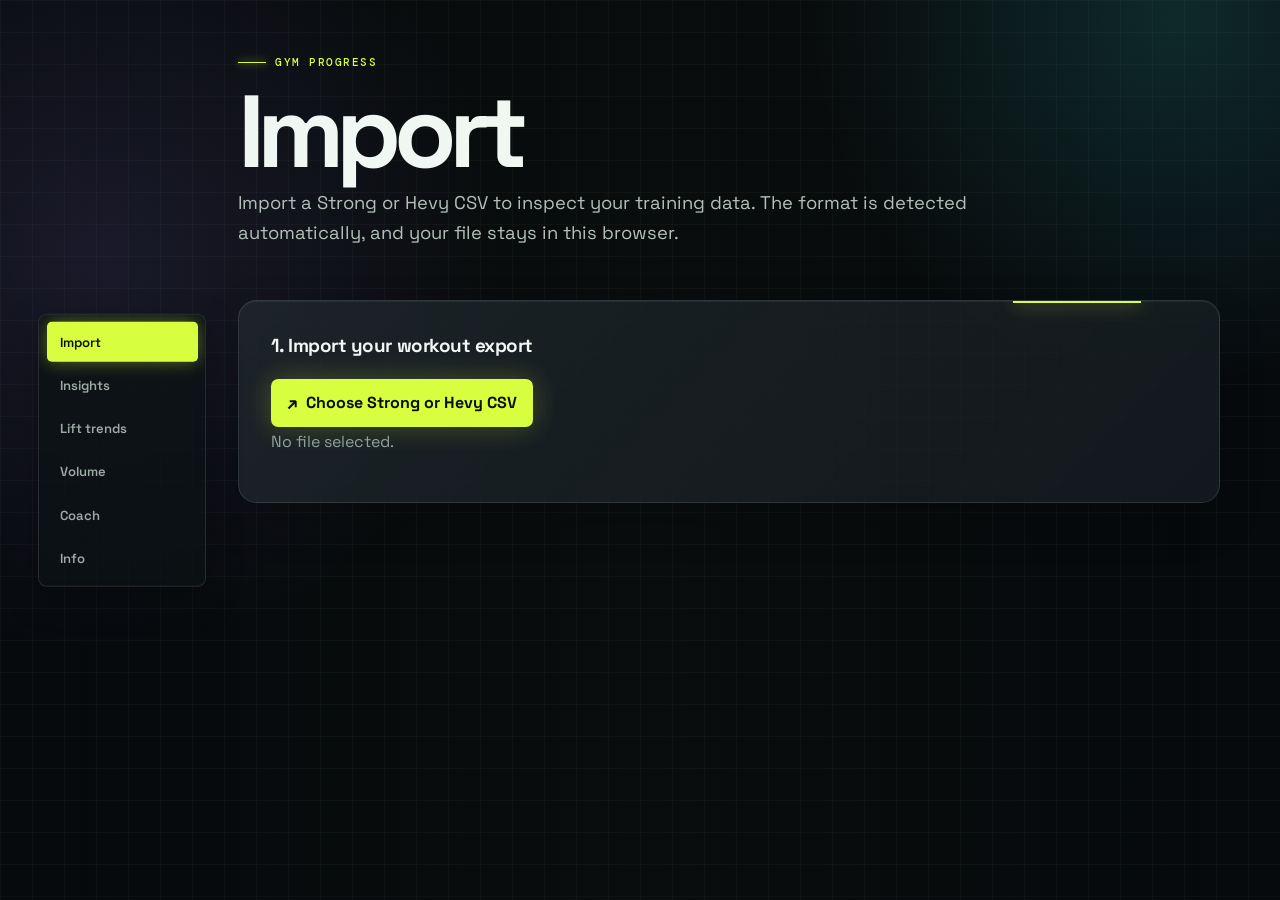
<file: index.html>
<!doctype html>
<html lang="en">
  <head>
    <meta charset="UTF-8" />
    <meta name="viewport" content="width=device-width, initial-scale=1.0" />
    <title>Import · Gym Progress</title>
    <link rel="stylesheet" href="style.css" />
  </head>
  <body>
    <main class="app">
      <header>
        <nav class="site-nav" aria-label="Main navigation">
          <a href="index.html" aria-current="page">Import</a>
          <a href="insights.html">Insights</a>
          <a href="trends.html">Lift trends</a>
          <a href="volume.html">Volume</a>
          <a href="coach.html">Coach</a>
          <a href="info.html">Info</a>
        </nav>
        <p class="eyebrow">Gym Progress</p>
        <h1>Import</h1>
        <p class="intro">Import a Strong or Hevy CSV to inspect your training data. The format is detected automatically, and your file stays in this browser.</p>
      </header>

      <section class="upload-panel" aria-labelledby="upload-title">
        <h2 id="upload-title">1. Import your workout export</h2>
        <label class="file-picker" for="csv-file">
          <span>Choose Strong or Hevy CSV</span>
          <input id="csv-file" type="file" accept=".csv,text/csv" />
        </label>
        <p id="file-status" class="status" aria-live="polite">No file selected.</p>
      </section>

      <section id="results" class="results" hidden aria-live="polite">
        <h2>2. Imported data</h2>
        <div class="summary-grid">
          <article class="metric-card"><span>Logged sets</span><strong id="set-count">0</strong></article>
          <article class="metric-card"><span>Workouts</span><strong id="workout-count">0</strong></article>
          <article class="metric-card"><span>Exercises</span><strong id="exercise-count">0</strong></article>
          <article class="metric-card"><span>Unmapped exercises</span><strong id="unmapped-count">0</strong></article>
        </div>

        <section class="unmapped-panel" aria-labelledby="unmapped-title">
          <h3 id="unmapped-title">Exercises needing a muscle mapping</h3>
          <p id="unmapped-message">All imported exercises have a mapping.</p>
          <ul id="unmapped-list"></ul>
        </section>

        <section class="hard-set-panel" aria-labelledby="hard-set-title">
          <h3 id="hard-set-title">Direct hard sets by muscle group</h3>
          <p>Every logged set counts once for each primary muscle of that exercise. Indirect sets are displayed separately.</p>
          <div id="muscle-set-summary" class="muscle-set-summary"></div>
        </section>

        <section aria-labelledby="weekly-title">
          <h3 id="weekly-title">Recent training weeks</h3>
          <p class="table-note">The most recent 12 weeks in this export, grouped Monday–Sunday. Counts are direct hard sets only.</p>
          <div class="table-wrap">
            <table>
              <thead>
                <tr><th>Week beginning</th><th>Direct hard sets</th><th>Muscle-group breakdown</th></tr>
              </thead>
              <tbody id="weekly-table-body"></tbody>
            </table>
          </div>
        </section>
      </section>
    </main>

    <script src="data.js"></script>
    <script src="exercise-muscles.js"></script>
    <script src="script.js"></script>
  </body>
</html>
</file>
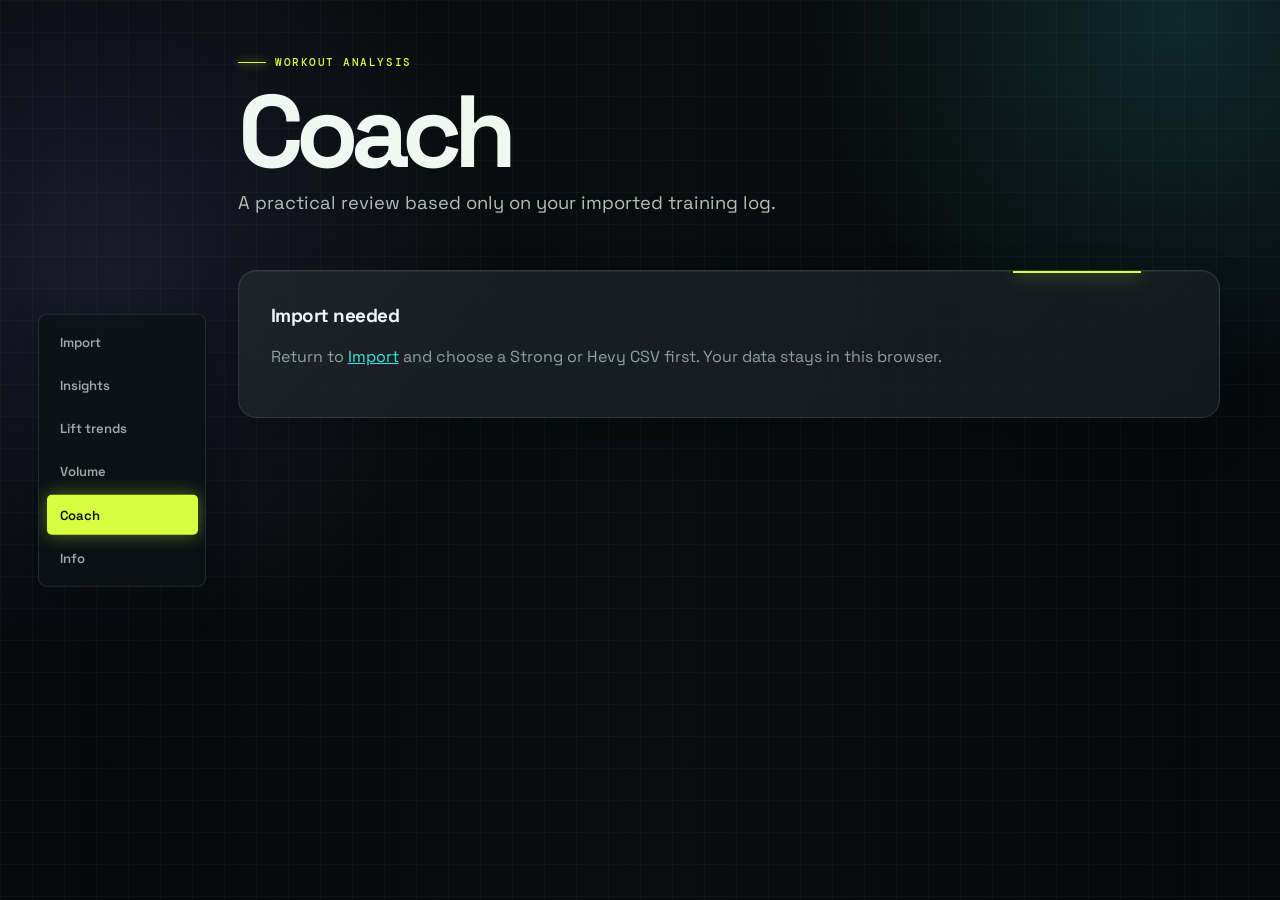
<file: coach.html>
<!doctype html>
<html lang="en">
  <head>
    <meta charset="UTF-8" />
    <meta name="viewport" content="width=device-width, initial-scale=1.0" />
    <title>Coach · Gym Progress</title>
    <link rel="stylesheet" href="style.css" />
  </head>
  <body>
    <main class="app">
      <header>
        <nav class="site-nav" aria-label="Main navigation">
          <a href="index.html">Import</a>
          <a href="insights.html">Insights</a>
          <a href="trends.html">Lift trends</a>
          <a href="volume.html">Volume</a>
          <a href="coach.html" aria-current="page">Coach</a>
          <a href="info.html">Info</a>
        </nav>
        <p class="eyebrow">Workout analysis</p>
        <h1>Coach</h1>
        <p class="intro">A practical review based only on your imported training log.</p>
      </header>

      <section id="coach-no-import" class="upload-panel" hidden>
        <h2>Import needed</h2>
        <p class="status">Return to <a href="index.html">Import</a> and choose a Strong or Hevy CSV first. Your data stays in this browser.</p>
      </section>

      <section id="coach-content" hidden>
        <p id="coach-period" class="coach-period"></p>
        <section class="coach-overall" aria-labelledby="overall-title">
          <h2 id="overall-title">Overall assessment</h2>
          <p id="coach-overall-text"></p>
        </section>

        <section class="coach-section" aria-labelledby="going-well-title">
          <h2 id="going-well-title">What’s going well</h2>
          <div id="coach-positives" class="coach-insights"></div>
        </section>

        <section class="coach-section" aria-labelledby="next-focus-title">
          <h2 id="next-focus-title">Your next focus</h2>
          <div id="coach-opportunities" class="coach-insights"></div>
        </section>

        <section id="coach-limits" class="coach-limits" aria-labelledby="limits-title" hidden>
          <h2 id="limits-title">Data limits</h2>
          <ul id="coach-limits-list"></ul>
        </section>
      </section>
    </main>

    <script src="data.js"></script>
    <script src="coach-rules.js"></script>
    <script src="exercise-muscles.js"></script>
    <script src="coach.js"></script>
  </body>
</html>
</file>
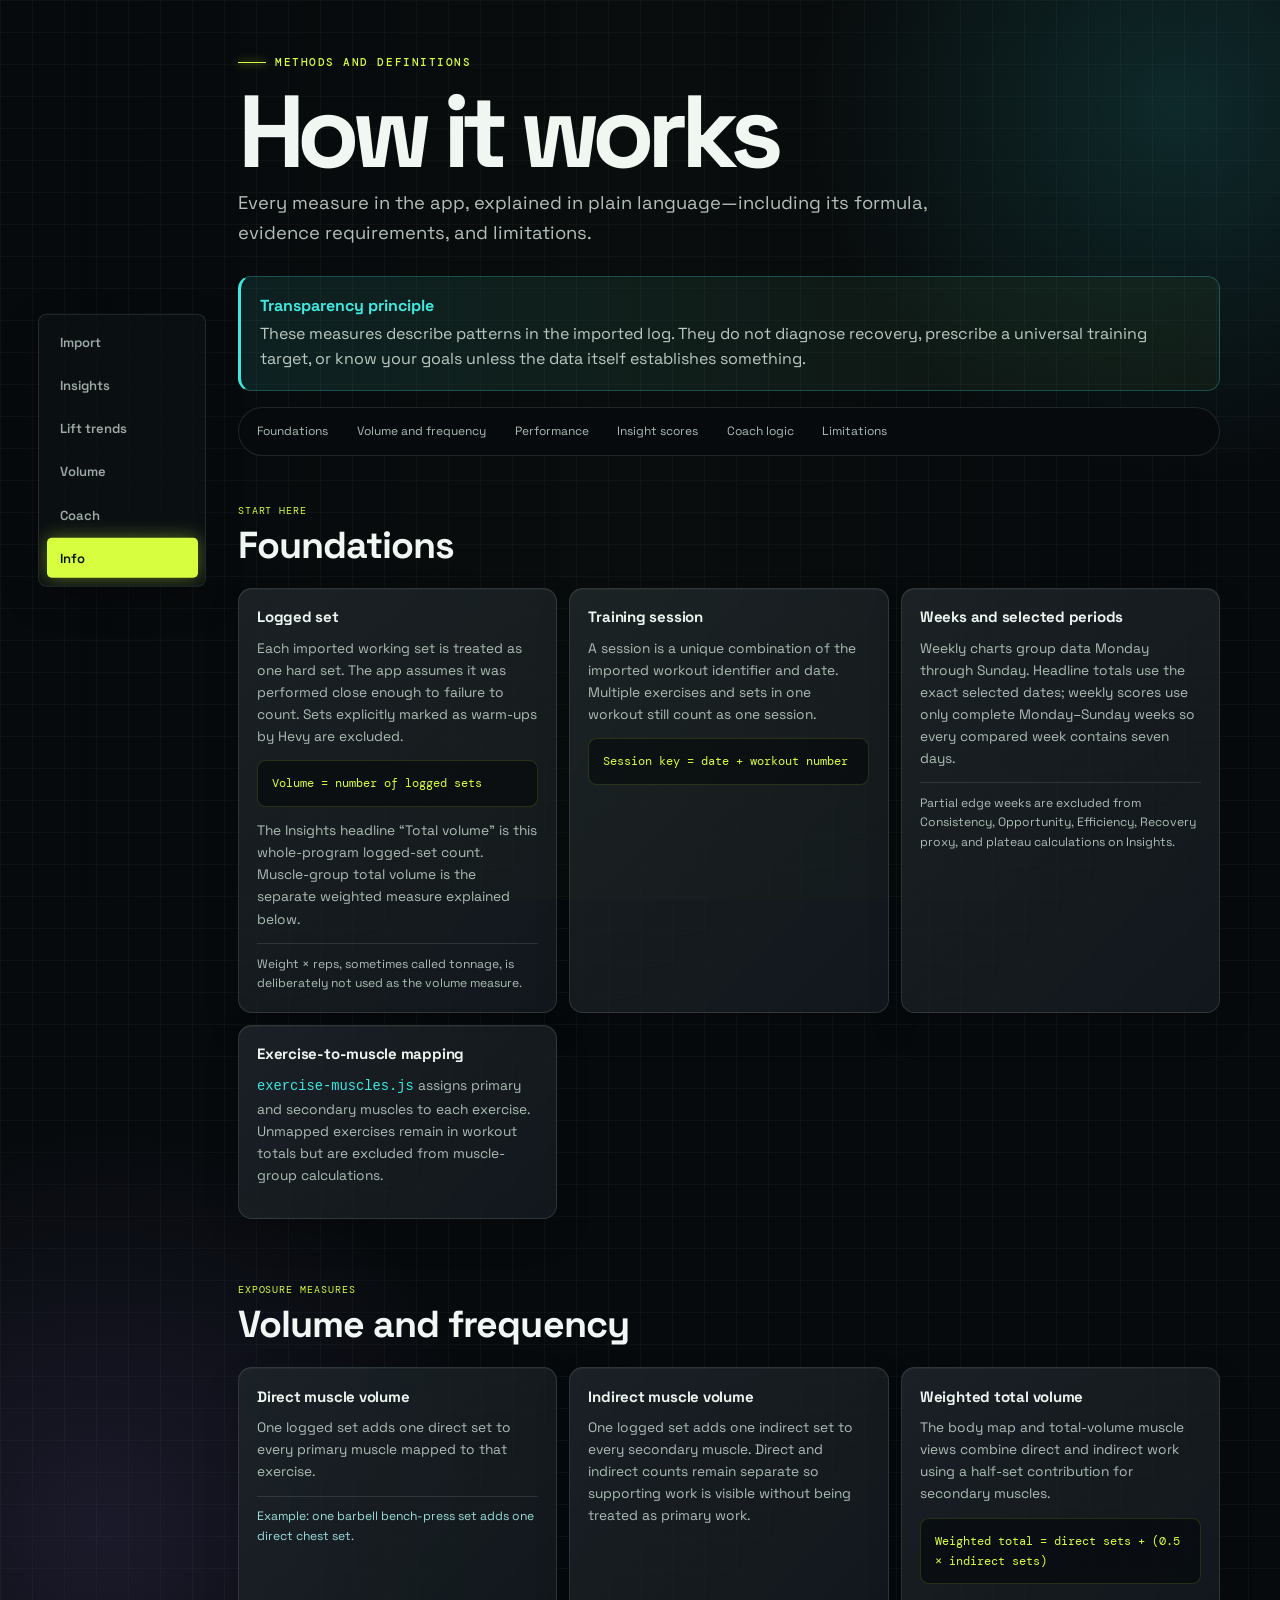
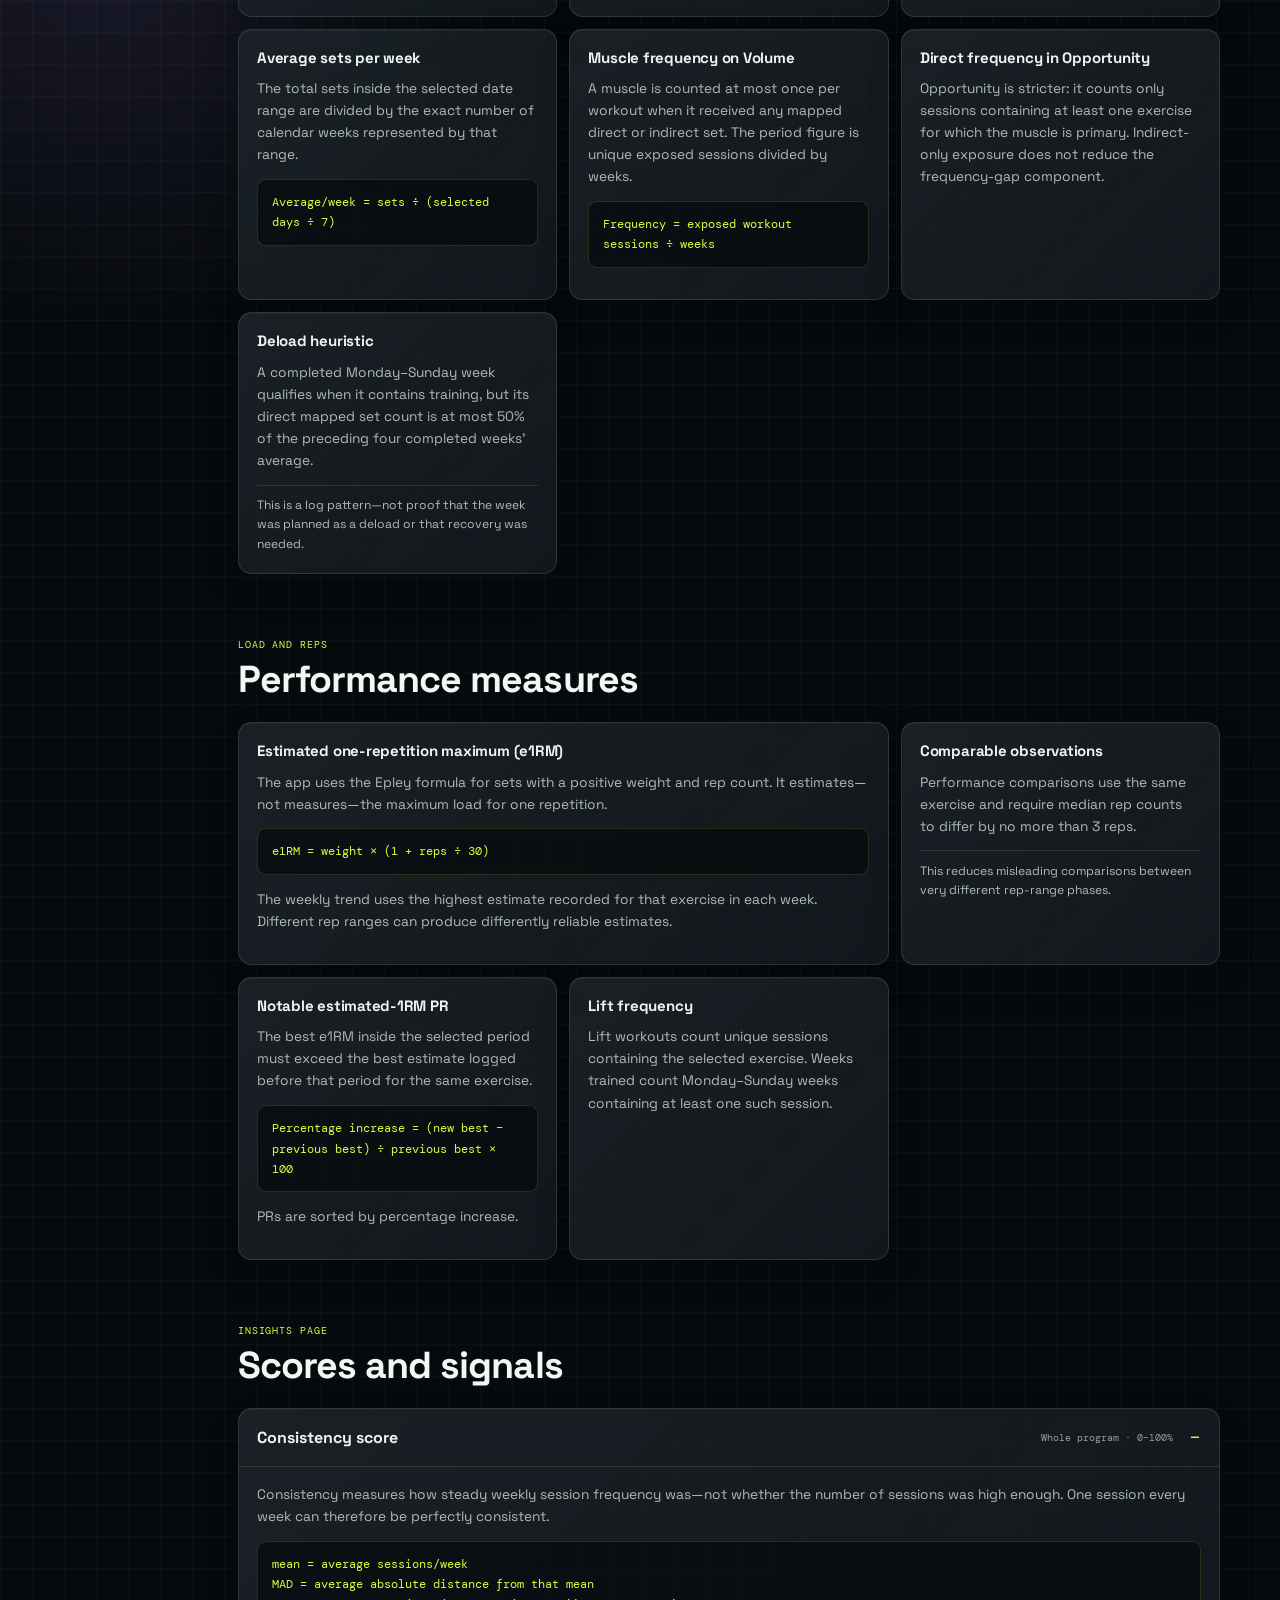
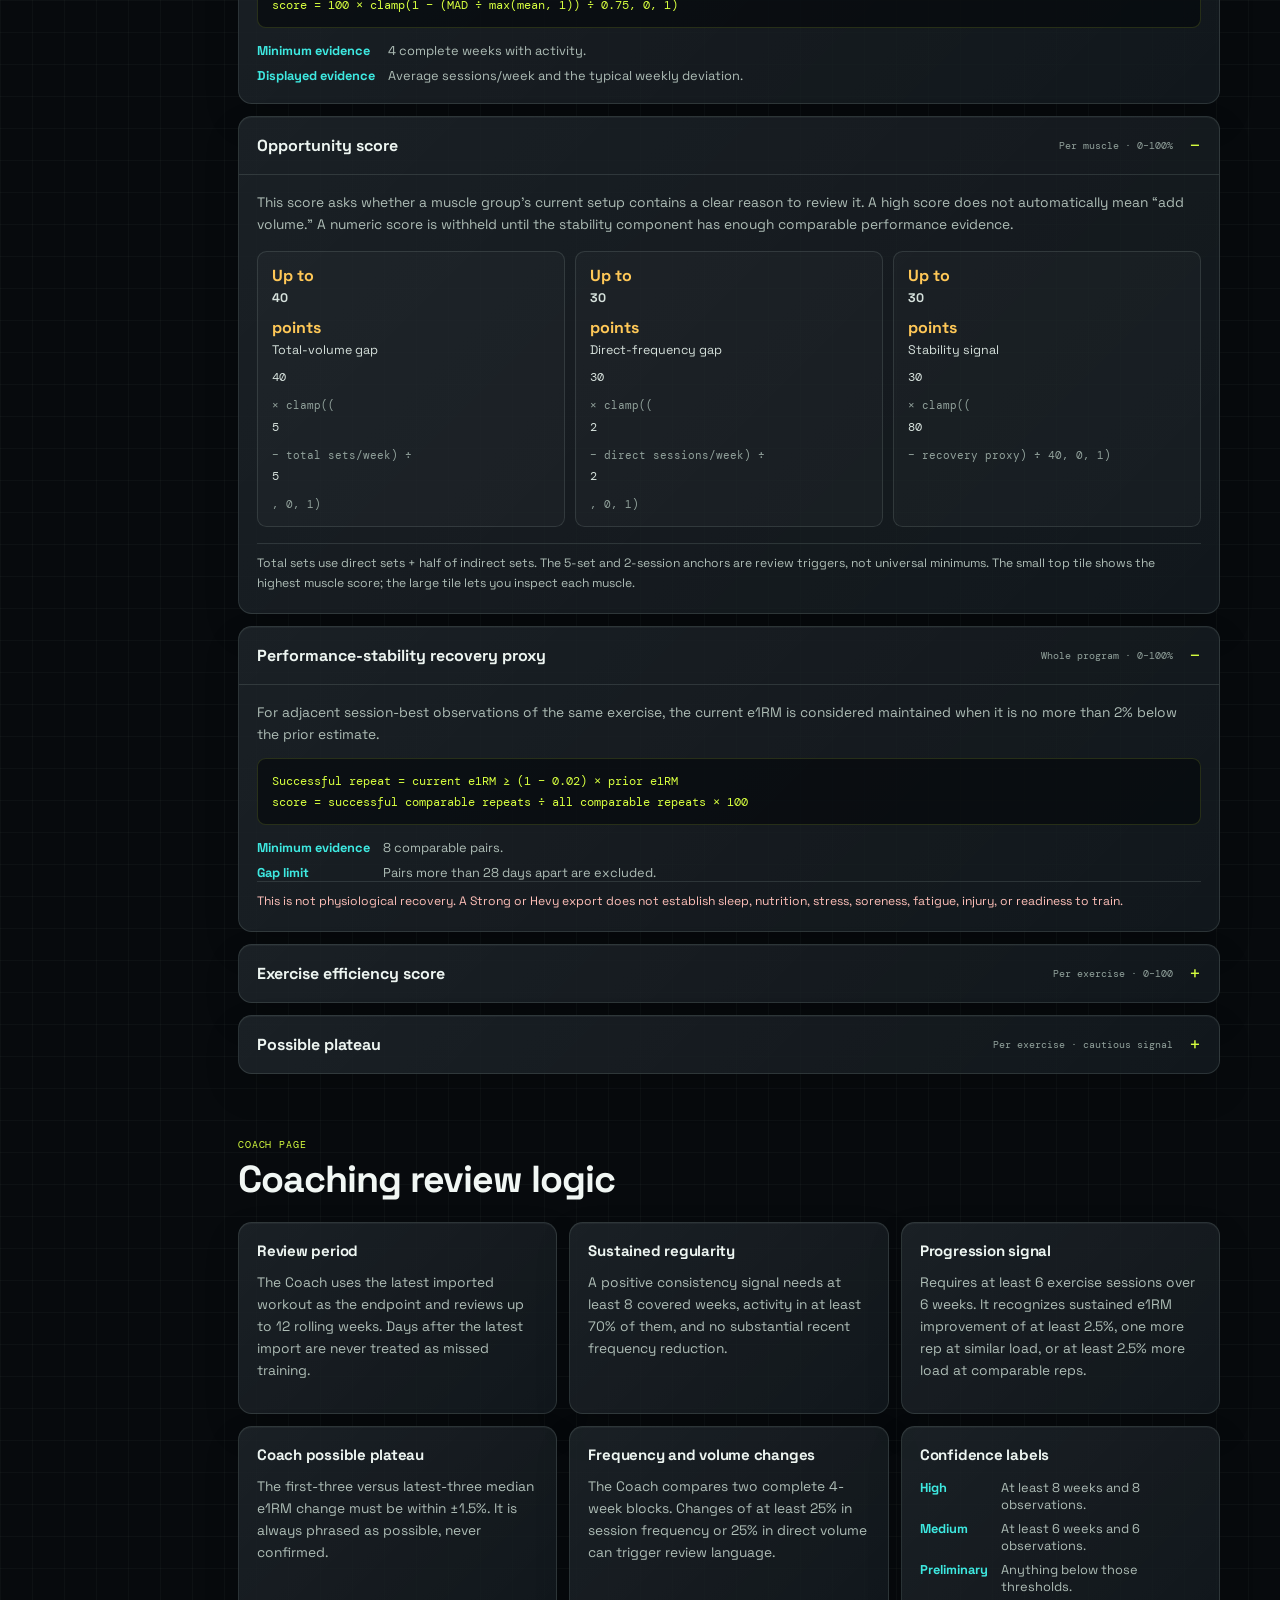
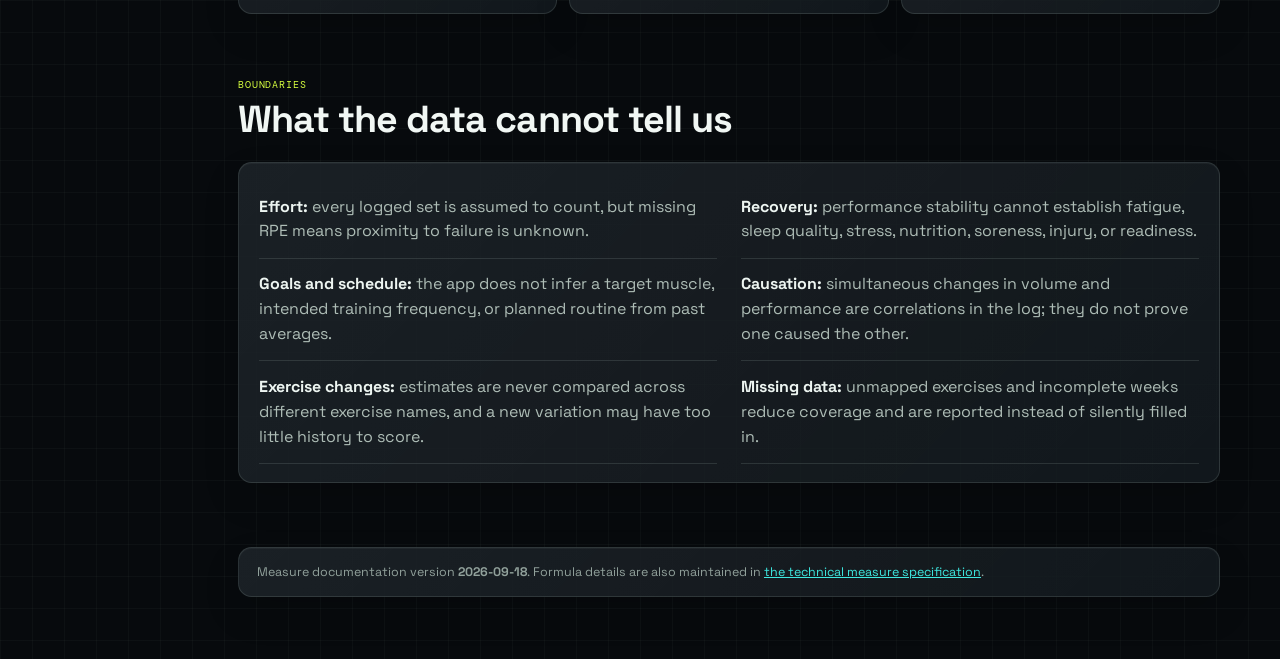
<file: info.html>
<!doctype html>
<html lang="en">
  <head>
    <meta charset="UTF-8" />
    <meta name="viewport" content="width=device-width, initial-scale=1.0" />
    <title>Info · Gym Progress</title>
    <link rel="stylesheet" href="style.css" />
  </head>
  <body>
    <main class="app info-page">
      <header>
        <nav class="site-nav" aria-label="Main navigation">
          <a href="index.html">Import</a>
          <a href="insights.html">Insights</a>
          <a href="trends.html">Lift trends</a>
          <a href="volume.html">Volume</a>
          <a href="coach.html">Coach</a>
          <a href="info.html" aria-current="page">Info</a>
        </nav>
        <p class="eyebrow">Methods and definitions</p>
        <h1>How it works</h1>
        <p class="intro">Every measure in the app, explained in plain language—including its formula, evidence requirements, and limitations.</p>
      </header>

      <aside class="info-notice">
        <strong>Transparency principle</strong>
        <p>These measures describe patterns in the imported log. They do not diagnose recovery, prescribe a universal training target, or know your goals unless the data itself establishes something.</p>
      </aside>

      <nav class="info-toc" aria-label="Information sections">
        <a href="#foundations">Foundations</a>
        <a href="#volume">Volume and frequency</a>
        <a href="#performance">Performance</a>
        <a href="#insight-scores">Insight scores</a>
        <a href="#coach">Coach logic</a>
        <a href="#limitations">Limitations</a>
      </nav>

      <section id="foundations" class="info-section">
        <p class="panel-kicker">Start here</p>
        <h2>Foundations</h2>
        <div class="info-grid">
          <article class="info-card">
            <h3>Logged set</h3>
            <p>Each imported working set is treated as one hard set. The app assumes it was performed close enough to failure to count. Sets explicitly marked as warm-ups by Hevy are excluded.</p>
            <div class="info-formula">Volume = number of logged sets</div>
            <p>The Insights headline “Total volume” is this whole-program logged-set count. Muscle-group total volume is the separate weighted measure explained below.</p>
            <p class="info-limit">Weight × reps, sometimes called tonnage, is deliberately not used as the volume measure.</p>
          </article>
          <article class="info-card">
            <h3>Training session</h3>
            <p>A session is a unique combination of the imported workout identifier and date. Multiple exercises and sets in one workout still count as one session.</p>
            <div class="info-formula">Session key = date + workout number</div>
          </article>
          <article class="info-card">
            <h3>Weeks and selected periods</h3>
            <p>Weekly charts group data Monday through Sunday. Headline totals use the exact selected dates; weekly scores use only complete Monday–Sunday weeks so every compared week contains seven days.</p>
            <p class="info-limit">Partial edge weeks are excluded from Consistency, Opportunity, Efficiency, Recovery proxy, and plateau calculations on Insights.</p>
          </article>
          <article class="info-card">
            <h3>Exercise-to-muscle mapping</h3>
            <p><code>exercise-muscles.js</code> assigns primary and secondary muscles to each exercise. Unmapped exercises remain in workout totals but are excluded from muscle-group calculations.</p>
          </article>
        </div>
      </section>

      <section id="volume" class="info-section">
        <p class="panel-kicker">Exposure measures</p>
        <h2>Volume and frequency</h2>
        <div class="info-grid">
          <article class="info-card">
            <h3>Direct muscle volume</h3>
            <p>One logged set adds one direct set to every primary muscle mapped to that exercise.</p>
            <p class="info-example">Example: one barbell bench-press set adds one direct chest set.</p>
          </article>
          <article class="info-card">
            <h3>Indirect muscle volume</h3>
            <p>One logged set adds one indirect set to every secondary muscle. Direct and indirect counts remain separate so supporting work is visible without being treated as primary work.</p>
          </article>
          <article class="info-card">
            <h3>Weighted total volume</h3>
            <p>The body map and total-volume muscle views combine direct and indirect work using a half-set contribution for secondary muscles.</p>
            <div class="info-formula">Weighted total = direct sets + (0.5 × indirect sets)</div>
          </article>
          <article class="info-card">
            <h3>Average sets per week</h3>
            <p>The total sets inside the selected date range are divided by the exact number of calendar weeks represented by that range.</p>
            <div class="info-formula">Average/week = sets ÷ (selected days ÷ 7)</div>
          </article>
          <article class="info-card">
            <h3>Muscle frequency on Volume</h3>
            <p>A muscle is counted at most once per workout when it received any mapped direct or indirect set. The period figure is unique exposed sessions divided by weeks.</p>
            <div class="info-formula">Frequency = exposed workout sessions ÷ weeks</div>
          </article>
          <article class="info-card">
            <h3>Direct frequency in Opportunity</h3>
            <p>Opportunity is stricter: it counts only sessions containing at least one exercise for which the muscle is primary. Indirect-only exposure does not reduce the frequency-gap component.</p>
          </article>
          <article class="info-card">
            <h3>Deload heuristic</h3>
            <p>A completed Monday–Sunday week qualifies when it contains training, but its direct mapped set count is at most 50% of the preceding four completed weeks’ average.</p>
            <p class="info-limit">This is a log pattern—not proof that the week was planned as a deload or that recovery was needed.</p>
          </article>
        </div>
      </section>

      <section id="performance" class="info-section">
        <p class="panel-kicker">Load and reps</p>
        <h2>Performance measures</h2>
        <div class="info-grid">
          <article class="info-card info-card-wide">
            <h3>Estimated one-repetition maximum (e1RM)</h3>
            <p>The app uses the Epley formula for sets with a positive weight and rep count. It estimates—not measures—the maximum load for one repetition.</p>
            <div class="info-formula">e1RM = weight × (1 + reps ÷ 30)</div>
            <p>The weekly trend uses the highest estimate recorded for that exercise in each week. Different rep ranges can produce differently reliable estimates.</p>
          </article>
          <article class="info-card">
            <h3>Comparable observations</h3>
            <p>Performance comparisons use the same exercise and require median rep counts to differ by no more than <span data-info-rule="comparableReps"></span> reps.</p>
            <p class="info-limit">This reduces misleading comparisons between very different rep-range phases.</p>
          </article>
          <article class="info-card">
            <h3>Notable estimated-1RM PR</h3>
            <p>The best e1RM inside the selected period must exceed the best estimate logged before that period for the same exercise.</p>
            <div class="info-formula">Percentage increase = (new best − previous best) ÷ previous best × 100</div>
            <p>PRs are sorted by percentage increase.</p>
          </article>
          <article class="info-card">
            <h3>Lift frequency</h3>
            <p>Lift workouts count unique sessions containing the selected exercise. Weeks trained count Monday–Sunday weeks containing at least one such session.</p>
          </article>
        </div>
      </section>

      <section id="insight-scores" class="info-section">
        <p class="panel-kicker">Insights page</p>
        <h2>Scores and signals</h2>

        <details class="info-measure" open>
          <summary><span>Consistency score</span><small>Whole program · 0–100%</small></summary>
          <div class="info-measure-content">
            <p>Consistency measures how steady weekly session frequency was—not whether the number of sessions was high enough. One session every week can therefore be perfectly consistent.</p>
            <div class="info-formula">mean = average sessions/week<br />MAD = average absolute distance from that mean<br />score = 100 × clamp(1 − (MAD ÷ max(mean, 1)) ÷ <span data-info-rule="consistencyScale"></span>, 0, 1)</div>
            <dl><dt>Minimum evidence</dt><dd><span data-info-rule="consistencyWeeks"></span> complete weeks with activity.</dd><dt>Displayed evidence</dt><dd>Average sessions/week and the typical weekly deviation.</dd></dl>
          </div>
        </details>

        <details class="info-measure" open>
          <summary><span>Opportunity score</span><small>Per muscle · 0–100%</small></summary>
          <div class="info-measure-content">
            <p>This score asks whether a muscle group’s current setup contains a clear reason to review it. A high score does not automatically mean “add volume.” A numeric score is withheld until the stability component has enough comparable performance evidence.</p>
            <div class="info-score-parts">
              <article><strong>Up to <span data-info-rule="volumePoints"></span> points</strong><span>Total-volume gap</span><code><span data-info-rule="volumePoints"></span> × clamp((<span data-info-rule="volumeAnchor"></span> − total sets/week) ÷ <span data-info-rule="volumeAnchor"></span>, 0, 1)</code></article>
              <article><strong>Up to <span data-info-rule="frequencyPoints"></span> points</strong><span>Direct-frequency gap</span><code><span data-info-rule="frequencyPoints"></span> × clamp((<span data-info-rule="frequencyAnchor"></span> − direct sessions/week) ÷ <span data-info-rule="frequencyAnchor"></span>, 0, 1)</code></article>
              <article><strong>Up to <span data-info-rule="stabilityPoints"></span> points</strong><span>Stability signal</span><code><span data-info-rule="stabilityPoints"></span> × clamp((<span data-info-rule="stabilityAnchor"></span> − recovery proxy) ÷ 40, 0, 1)</code></article>
            </div>
            <p class="info-limit">Total sets use direct sets + half of indirect sets. The <span data-info-rule="volumeAnchor"></span>-set and <span data-info-rule="frequencyAnchor"></span>-session anchors are review triggers, not universal minimums. The small top tile shows the highest muscle score; the large tile lets you inspect each muscle.</p>
          </div>
        </details>

        <details class="info-measure" open>
          <summary><span>Performance-stability recovery proxy</span><small>Whole program · 0–100%</small></summary>
          <div class="info-measure-content">
            <p>For adjacent session-best observations of the same exercise, the current e1RM is considered maintained when it is no more than <span data-info-rule="recoveryTolerance"></span>% below the prior estimate.</p>
            <div class="info-formula">Successful repeat = current e1RM ≥ (1 − <span data-info-rule="recoveryToleranceDecimal"></span>) × prior e1RM<br />score = successful comparable repeats ÷ all comparable repeats × 100</div>
            <dl><dt>Minimum evidence</dt><dd><span data-info-rule="recoveryPairs"></span> comparable pairs.</dd><dt>Gap limit</dt><dd>Pairs more than <span data-info-rule="recoveryGap"></span> days apart are excluded.</dd></dl>
            <p class="info-warning">This is not physiological recovery. A Strong or Hevy export does not establish sleep, nutrition, stress, soreness, fatigue, injury, or readiness to train.</p>
          </div>
        </details>

        <details class="info-measure">
          <summary><span>Exercise efficiency score</span><small>Per exercise · 0–100</small></summary>
          <div class="info-measure-content">
            <p>Efficiency describes the observed performance change relative to the amount of that exercise logged. It is not a measure of effort, genetics, or overall program quality.</p>
            <div class="info-formula">change% = first-three median e1RM → last-three median e1RM<br />progress rate = 4 × change% ÷ (complete weeks × max(sets/week, <span data-info-rule="efficiencyFloor"></span>))<br />score = clamp(<span data-info-rule="efficiencyNeutral"></span> + <span data-info-rule="efficiencyScale"></span> × progress rate, 0, 100)</div>
            <dl><dt>Minimum evidence</dt><dd><span data-info-rule="performanceSessions"></span> sessions across <span data-info-rule="performanceWeeks"></span> weeks at a comparable rep range.</dd><dt>Meaning of 50</dt><dd>Little net observed change; it is not a pass/fail mark.</dd></dl>
          </div>
        </details>

        <details class="info-measure">
          <summary><span>Possible plateau</span><small>Per exercise · cautious signal</small></summary>
          <div class="info-measure-content">
            <p>The median e1RM of the first three comparable sessions is compared with the latest three. A possible plateau requires that start-to-latest change and a robust whole-period trend both stay within ±<span data-info-rule="plateauTolerance"></span>%.</p>
            <p>A gap longer than <span data-info-rule="recoveryGap"></span> days or a set-count change of at least <span data-info-rule="plateauDowngrade"></span>% downgrades the signal to “Watch.” Sparse history and rep-range changes are not classified as plateaus.</p>
          </div>
        </details>
      </section>

      <section id="coach" class="info-section">
        <p class="panel-kicker">Coach page</p>
        <h2>Coaching review logic</h2>
        <div class="info-grid">
          <article class="info-card">
            <h3>Review period</h3>
            <p>The Coach uses the latest imported workout as the endpoint and reviews up to <span data-info-rule="coachWeeks"></span> rolling weeks. Days after the latest import are never treated as missed training.</p>
          </article>
          <article class="info-card">
            <h3>Sustained regularity</h3>
            <p>A positive consistency signal needs at least <span data-info-rule="regularityWeeks"></span> covered weeks, activity in at least <span data-info-rule="activeWeekShare"></span>% of them, and no substantial recent frequency reduction.</p>
          </article>
          <article class="info-card">
            <h3>Progression signal</h3>
            <p>Requires at least <span data-info-rule="coachPerformanceSessions"></span> exercise sessions over <span data-info-rule="coachPerformanceWeeks"></span> weeks. It recognizes sustained e1RM improvement of at least <span data-info-rule="progressionPercent"></span>%, one more rep at similar load, or at least <span data-info-rule="loadIncreasePercent"></span>% more load at comparable reps.</p>
          </article>
          <article class="info-card">
            <h3>Coach possible plateau</h3>
            <p>The first-three versus latest-three median e1RM change must be within ±<span data-info-rule="coachPlateau"></span>%. It is always phrased as possible, never confirmed.</p>
          </article>
          <article class="info-card">
            <h3>Frequency and volume changes</h3>
            <p>The Coach compares two complete <span data-info-rule="comparisonWeeks"></span>-week blocks. Changes of at least <span data-info-rule="frequencyReduction"></span>% in session frequency or <span data-info-rule="volumeChange"></span>% in direct volume can trigger review language.</p>
          </article>
          <article class="info-card">
            <h3>Confidence labels</h3>
            <dl><dt>High</dt><dd>At least <span data-info-rule="highConfidenceWeeks"></span> weeks and <span data-info-rule="highConfidenceSessions"></span> observations.</dd><dt>Medium</dt><dd>At least <span data-info-rule="mediumConfidenceWeeks"></span> weeks and <span data-info-rule="mediumConfidenceSessions"></span> observations.</dd><dt>Preliminary</dt><dd>Anything below those thresholds.</dd></dl>
          </article>
        </div>
      </section>

      <section id="limitations" class="info-section">
        <p class="panel-kicker">Boundaries</p>
        <h2>What the data cannot tell us</h2>
        <div class="info-limitations">
          <p><strong>Effort:</strong> every logged set is assumed to count, but missing RPE means proximity to failure is unknown.</p>
          <p><strong>Recovery:</strong> performance stability cannot establish fatigue, sleep quality, stress, nutrition, soreness, injury, or readiness.</p>
          <p><strong>Goals and schedule:</strong> the app does not infer a target muscle, intended training frequency, or planned routine from past averages.</p>
          <p><strong>Causation:</strong> simultaneous changes in volume and performance are correlations in the log; they do not prove one caused the other.</p>
          <p><strong>Exercise changes:</strong> estimates are never compared across different exercise names, and a new variation may have too little history to score.</p>
          <p><strong>Missing data:</strong> unmapped exercises and incomplete weeks reduce coverage and are reported instead of silently filled in.</p>
        </div>
      </section>

      <footer class="info-footer">
        <p>Measure documentation version <strong id="measure-doc-version"></strong>. Formula details are also maintained in <a href="docs/insight-measures.md">the technical measure specification</a>.</p>
      </footer>
    </main>

    <script src="insights-rules.js"></script>
    <script src="coach-rules.js"></script>
    <script src="info.js"></script>
  </body>
</html>
</file>
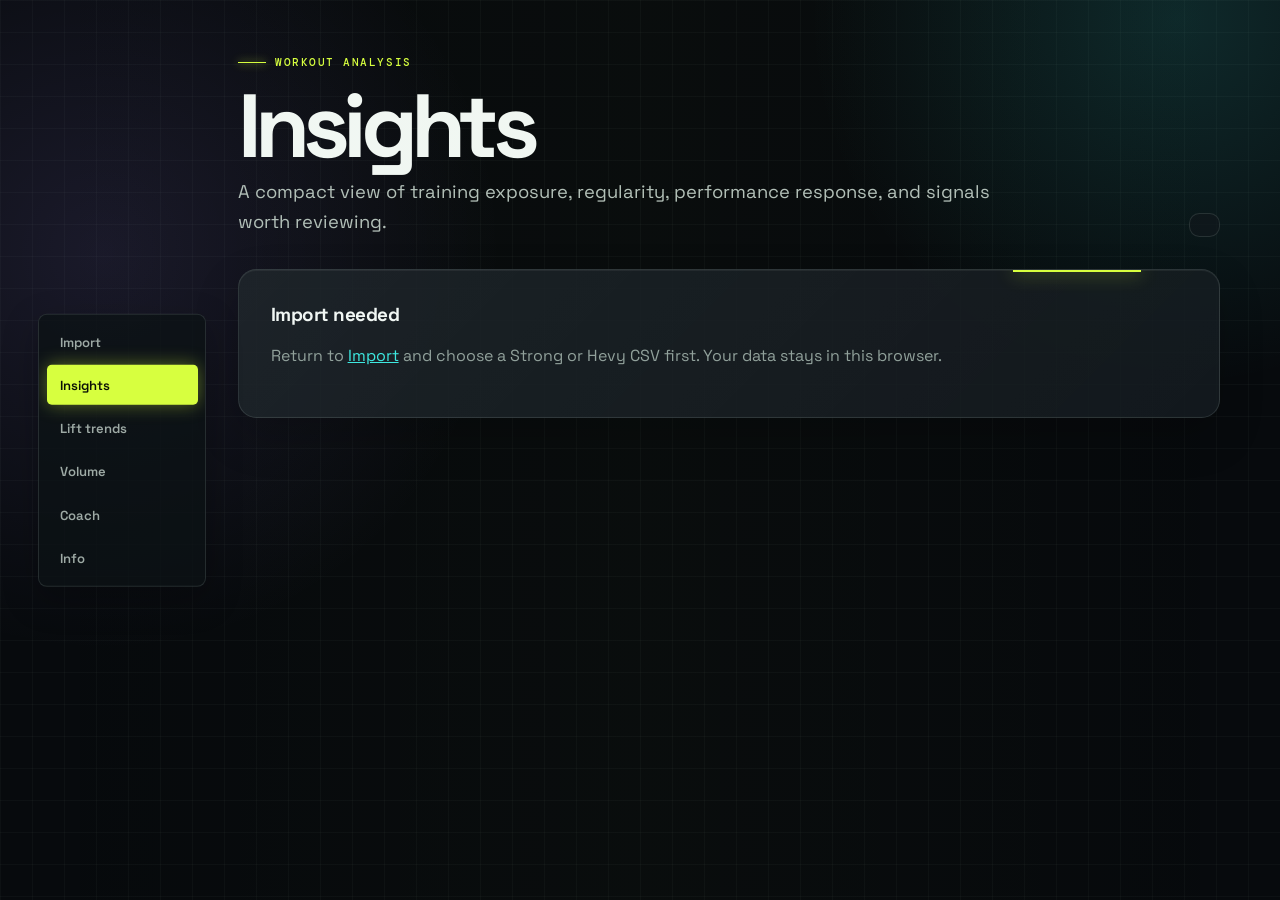
<file: insights.html>
<!doctype html>
<html lang="en">
  <head>
    <meta charset="UTF-8" />
    <meta name="viewport" content="width=device-width, initial-scale=1.0" />
    <title>Insights · Gym Progress</title>
    <link rel="stylesheet" href="style.css" />
  </head>
  <body>
    <main class="app insights-page">
      <header>
        <nav class="site-nav" aria-label="Main navigation">
          <a href="index.html">Import</a>
          <a href="insights.html" aria-current="page">Insights</a>
          <a href="trends.html">Lift trends</a>
          <a href="volume.html">Volume</a>
          <a href="coach.html">Coach</a>
          <a href="info.html">Info</a>
        </nav>
        <p class="eyebrow">Workout analysis</p>
        <div class="insights-heading-row">
          <div>
            <h1>Insights</h1>
            <p class="intro">A compact view of training exposure, regularity, performance response, and signals worth reviewing.</p>
          </div>
          <p id="insights-data-through" class="insights-data-through"></p>
        </div>
      </header>

      <section id="insights-no-import" class="upload-panel" hidden>
        <h2>Import needed</h2>
        <p class="status">Return to <a href="index.html">Import</a> and choose a Strong or Hevy CSV first. Your data stays in this browser.</p>
      </section>

      <section id="insights-content" hidden>
        <div class="insights-period-bar">
          <div class="date-range" aria-label="Insights period">
            <label for="insights-start-date">From <input id="insights-start-date" type="date" /></label>
            <label for="insights-end-date">To <input id="insights-end-date" type="date" /></label>
          </div>
          <div class="period-presets" aria-label="Quick period selection">
            <button type="button" data-period="4-weeks">Last 4 weeks</button>
            <button type="button" data-period="12-weeks">Last 12 weeks</button>
            <button type="button" data-period="6-months">Last 6 months</button>
            <button type="button" data-period="1-year">Last year</button>
            <button type="button" data-period="all-time">All time</button>
          </div>
          <p id="insights-period-status" class="status"></p>
        </div>

        <section class="insight-kpi-grid" aria-label="Headline insights">
          <article class="insight-kpi insight-kpi-cyan">
            <div class="insight-kpi-label"><span class="insight-icon">▦</span><span>Training sessions</span></div>
            <strong id="insight-sessions">—</strong>
            <p id="insight-sessions-note">—</p>
            <div id="sessions-sparkline" class="insight-sparkline" aria-hidden="true"></div>
          </article>
          <article class="insight-kpi insight-kpi-violet">
            <div class="insight-kpi-label"><span class="insight-icon">≋</span><span>Total volume</span></div>
            <strong id="insight-volume">—</strong>
            <p id="insight-volume-note">Logged hard sets</p>
            <div id="volume-sparkline" class="insight-sparkline" aria-hidden="true"></div>
          </article>
          <article class="insight-kpi insight-kpi-acid">
            <div class="insight-kpi-label"><span class="insight-icon">◎</span><span>Consistency score</span></div>
            <strong id="insight-consistency">—</strong>
            <p id="insight-consistency-note">—</p>
            <div id="consistency-sparkline" class="insight-sparkline" aria-hidden="true"></div>
          </article>
          <article class="insight-kpi insight-kpi-warning">
            <div class="insight-kpi-label"><span class="insight-icon">↗</span><span>Opportunity score</span></div>
            <strong id="insight-opportunity">—</strong>
            <p id="insight-opportunity-note">—</p>
            <div id="opportunity-sparkline" class="insight-sparkline" aria-hidden="true"></div>
          </article>
          <article class="insight-kpi insight-kpi-rose">
            <div class="insight-kpi-label"><span class="insight-icon">♡</span><span>Recovery proxy</span></div>
            <strong id="insight-recovery">—</strong>
            <p id="insight-recovery-note">Performance stability only</p>
            <div id="recovery-sparkline" class="insight-sparkline" aria-hidden="true"></div>
          </article>
        </section>

        <div class="insights-dashboard-grid">
          <section class="insight-panel insight-panel-wide" aria-labelledby="weekly-activity-title">
            <div class="insight-panel-heading">
              <div><p class="panel-kicker">Training pattern</p><h2 id="weekly-activity-title">Weekly activity</h2></div>
              <div class="insight-legend"><span><i class="legend-sessions"></i>Sessions</span><span><i class="legend-sets"></i>Sets</span></div>
            </div>
            <div id="weekly-activity-chart" class="insights-chart"></div>
            <p id="weekly-activity-note" class="table-note"></p>
          </section>

          <section class="insight-panel" aria-labelledby="opportunity-title">
            <div class="insight-panel-heading">
              <div><p class="panel-kicker">Review priority</p><h2 id="opportunity-title">Opportunity score</h2></div>
              <label class="opportunity-select" for="opportunity-muscle-select">Muscle group
                <select id="opportunity-muscle-select"></select>
              </label>
            </div>
            <div id="opportunity-gauge" class="opportunity-gauge" role="img" aria-label="Opportunity score unavailable">
              <div><strong id="gauge-score">—</strong><span>/100</span></div>
            </div>
            <p id="gauge-label" class="gauge-label">Not enough data</p>
            <div id="opportunity-components" class="score-components"></div>
            <p class="insight-caveat">A higher score means “review this setup,” not “add more volume.”</p>
          </section>

          <section class="insight-panel" aria-labelledby="muscle-volume-title">
            <div class="insight-panel-heading"><div><p class="panel-kicker">Exposure</p><h2 id="muscle-volume-title">Muscle volume</h2></div><a id="volume-detail-link" href="volume.html">Open Volume</a></div>
            <p class="table-note">Average weighted total sets/week: direct sets + half of indirect sets.</p>
            <div id="muscle-volume-bars" class="metric-bars"></div>
          </section>

          <section class="insight-panel insight-panel-wide" aria-labelledby="efficiency-title">
            <div class="insight-panel-heading"><div><p class="panel-kicker">Performance response</p><h2 id="efficiency-title">Exercise efficiency</h2></div><a id="trends-detail-link" href="trends.html">Open Lift trends</a></div>
            <p class="table-note">Estimated-1RM change relative to the exercise sets logged. This is an observation, not a judgement of program quality.</p>
            <div id="efficiency-list" class="efficiency-list"></div>
          </section>

          <section class="insight-panel" aria-labelledby="plateau-title">
            <div class="insight-panel-heading"><div><p class="panel-kicker">Performance check</p><h2 id="plateau-title">Possible plateaus</h2></div></div>
            <div id="plateau-list" class="plateau-list"></div>
          </section>

          <section class="insight-panel" aria-labelledby="weekly-summary-title">
            <div class="insight-panel-heading"><div><p class="panel-kicker">Latest complete week</p><h2 id="weekly-summary-title">Weekly summary</h2></div></div>
            <div id="latest-week-summary" class="weekly-summary"></div>
          </section>

          <section class="insight-panel insight-panel-full" aria-labelledby="coverage-title">
            <div class="insight-panel-heading"><div><p class="panel-kicker">Transparency</p><h2 id="coverage-title">How to read these measures</h2></div></div>
            <div id="insight-coverage" class="coverage-grid"></div>
          </section>
        </div>
      </section>
    </main>

    <script src="data.js"></script>
    <script src="period-presets.js"></script>
    <script src="exercise-muscles.js"></script>
    <script src="insights-rules.js"></script>
    <script src="insights.js"></script>
  </body>
</html>
</file>
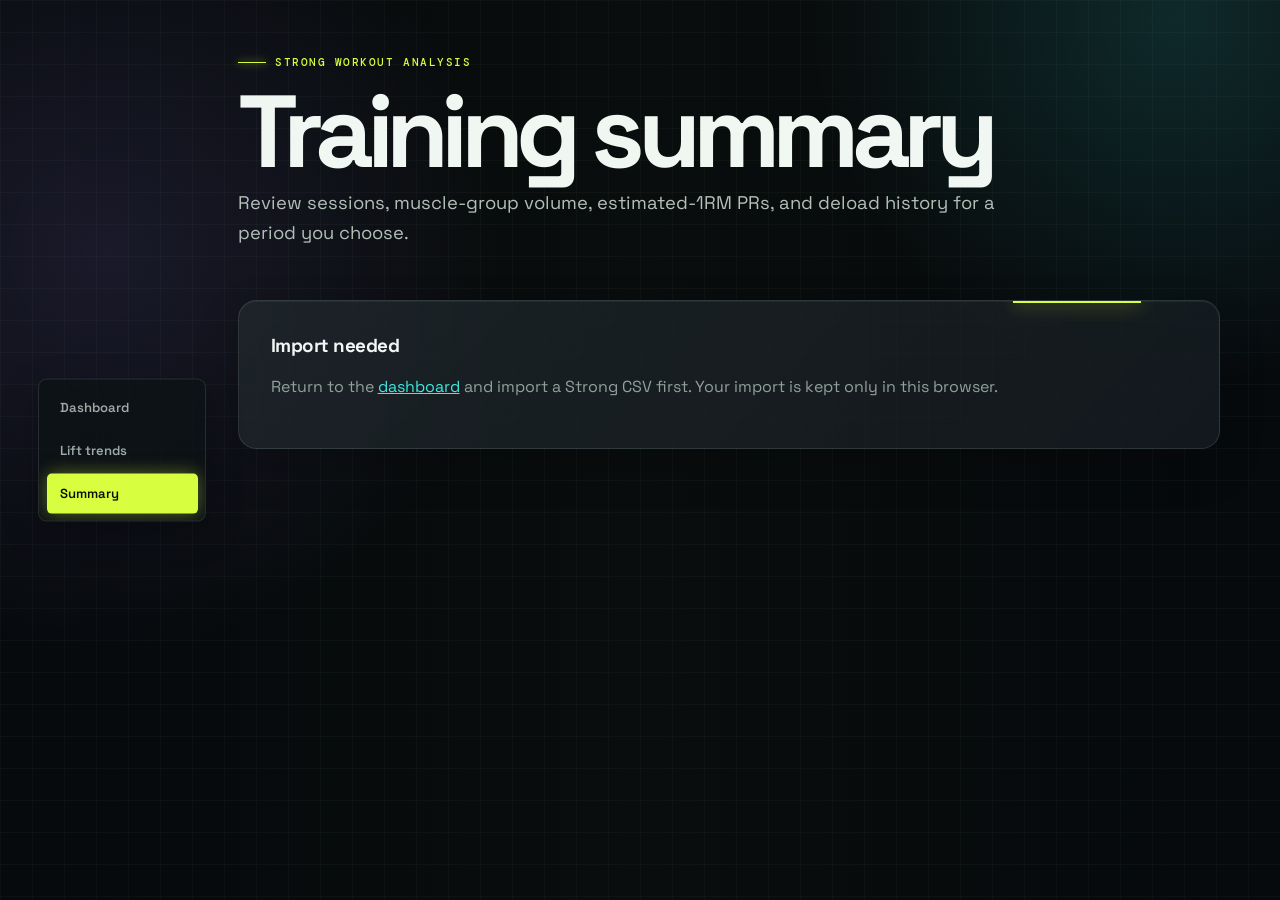
<file: summary.html>
<!doctype html>
<html lang="en">
  <head>
    <meta charset="UTF-8" />
    <meta name="viewport" content="width=device-width, initial-scale=1.0" />
    <title>Summary · Gym Progress</title>
    <link rel="stylesheet" href="style.css" />
  </head>
  <body>
    <main class="app">
      <header>
        <nav class="site-nav" aria-label="Main navigation">
          <a href="index.html">Dashboard</a>
          <a href="trends.html">Lift trends</a>
          <a href="summary.html" aria-current="page">Summary</a>
        </nav>
        <p class="eyebrow">Strong workout analysis</p>
        <h1>Training summary</h1>
        <p class="intro">Review sessions, muscle-group volume, estimated-1RM PRs, and deload history for a period you choose.</p>
      </header>

      <section id="no-import" class="upload-panel" hidden>
        <h2>Import needed</h2>
        <p class="status">Return to the <a href="index.html">dashboard</a> and import a Strong CSV first. Your import is kept only in this browser.</p>
      </section>

      <section id="summary-content" hidden>
        <div class="date-range" aria-label="Summary period">
          <label for="summary-start-date">From <input id="summary-start-date" type="date" /></label>
          <label for="summary-end-date">To <input id="summary-end-date" type="date" /></label>
        </div>
        <div class="period-presets" aria-label="Quick period selection">
          <button type="button" data-period="4-weeks">Last 4 weeks</button>
          <button type="button" data-period="12-weeks">Last 12 weeks</button>
          <button type="button" data-period="6-months">Last 6 months</button>
          <button type="button" data-period="1-year">Last year</button>
        </div>
        <p id="summary-status" class="status"></p>

        <div class="summary-grid">
          <article class="metric-card"><span>Training sessions</span><strong id="session-count">0</strong></article>
          <article class="metric-card"><span>Weeks in period</span><strong id="period-week-count">0</strong></article>
          <article class="metric-card"><span>Estimated-1RM PRs</span><strong id="pr-count">0</strong></article>
          <article class="metric-card"><span>Weeks since full deload</span><strong id="deload-weeks">—</strong></article>
        </div>

        <section class="summary-section" aria-labelledby="volume-title">
          <h2 id="volume-title">Muscle-group volume</h2>
          <p>Direct volume counts a primary-muscle set as 1. Total volume counts direct sets plus half of each indirect set.</p>
          <div class="chart-controls">
            <label for="volume-muscle-select">Highlight muscle <select id="volume-muscle-select"></select></label>
            <label for="volume-stat-select">Show <select id="volume-stat-select">
              <option value="direct">Direct sets</option>
              <option value="total">Total sets</option>
              <option value="direct-average">Average direct sets/week</option>
              <option value="total-average" selected>Average total sets/week</option>
            </select></label>
          </div>
          <p id="volume-chart-value" class="chart-value" aria-live="polite"></p>
          <h3 class="weekly-chart-title">Weekly trend</h3>
          <div id="volume-line-chart" class="metric-chart"></div>

          <div class="body-map-section">
            <h3>Average total sets per week</h3>
            <p id="body-map-status" class="table-note" aria-live="polite">Hover or focus a muscle region to see its average total sets per week.</p>
            <div class="body-map-legend" aria-hidden="true"><span>Fewer sets</span><i></i><span>More sets</span></div>
            <svg id="body-map" class="body-map" viewBox="0 0 600 500" role="img" aria-label="Interactive front and back body map coloured by average total sets per week">
              <text x="150" y="28" class="body-map-label">Front</text>
              <text x="450" y="28" class="body-map-label">Back</text>
              <g class="body-silhouette"><circle cx="150" cy="52" r="22"/><path d="M118 83 L182 83 L199 170 L176 225 L124 225 L101 170 Z"/><path d="M126 218 L150 218 L144 355 L112 355 Z"/><path d="M150 218 L174 218 L188 355 L156 355 Z"/><path d="M112 350 L144 350 L139 470 L110 470 Z"/><path d="M156 350 L188 350 L190 470 L161 470 Z"/><path d="M107 92 L82 150 L96 216 L116 210 L123 153 Z"/><path d="M193 92 L218 150 L204 216 L184 210 L177 153 Z"/></g>
              <g class="body-silhouette"><circle cx="450" cy="52" r="22"/><path d="M418 83 L482 83 L499 170 L476 225 L424 225 L401 170 Z"/><path d="M426 218 L450 218 L444 355 L412 355 Z"/><path d="M450 218 L474 218 L488 355 L456 355 Z"/><path d="M412 350 L444 350 L439 470 L410 470 Z"/><path d="M456 350 L488 350 L490 470 L461 470 Z"/><path d="M407 92 L382 150 L396 216 L416 210 L423 153 Z"/><path d="M493 92 L518 150 L504 216 L484 210 L477 153 Z"/></g>

              <g class="body-regions">
                <ellipse data-muscle="front delts" cx="119" cy="100" rx="17" ry="18"/><ellipse data-muscle="front delts" cx="181" cy="100" rx="17" ry="18"/>
                <ellipse data-muscle="side delts" cx="104" cy="112" rx="9" ry="17"/><ellipse data-muscle="side delts" cx="196" cy="112" rx="9" ry="17"/>
                <ellipse data-muscle="chest" cx="134" cy="130" rx="18" ry="20"/><ellipse data-muscle="chest" cx="166" cy="130" rx="18" ry="20"/>
                <ellipse data-muscle="biceps" cx="103" cy="151" rx="10" ry="24"/><ellipse data-muscle="biceps" cx="197" cy="151" rx="10" ry="24"/>
                <ellipse data-muscle="forearms" cx="98" cy="195" rx="8" ry="20"/><ellipse data-muscle="forearms" cx="202" cy="195" rx="8" ry="20"/>
                <rect data-muscle="abs" x="134" y="158" width="32" height="52" rx="12"/>
                <ellipse data-muscle="hip flexors" cx="132" cy="231" rx="16" ry="13"/><ellipse data-muscle="hip flexors" cx="168" cy="231" rx="16" ry="13"/>
                <ellipse data-muscle="quads" cx="127" cy="288" rx="15" ry="48"/><ellipse data-muscle="quads" cx="173" cy="288" rx="15" ry="48"/>
                <ellipse data-muscle="adductors" cx="142" cy="292" rx="8" ry="45"/><ellipse data-muscle="adductors" cx="158" cy="292" rx="8" ry="45"/>
                <ellipse data-muscle="calves" cx="124" cy="408" rx="13" ry="42"/><ellipse data-muscle="calves" cx="176" cy="408" rx="13" ry="42"/>

                <ellipse data-muscle="rear delts" cx="419" cy="102" rx="17" ry="18"/><ellipse data-muscle="rear delts" cx="481" cy="102" rx="17" ry="18"/>
                <path data-muscle="back" d="M425 117 L475 117 L486 175 L464 190 L436 190 L414 175 Z"/>
                <rect data-muscle="lower back" x="432" y="184" width="36" height="33" rx="10"/>
                <ellipse data-muscle="triceps" cx="403" cy="151" rx="10" ry="24"/><ellipse data-muscle="triceps" cx="497" cy="151" rx="10" ry="24"/>
                <ellipse data-muscle="forearms" cx="398" cy="195" rx="8" ry="20"/><ellipse data-muscle="forearms" cx="502" cy="195" rx="8" ry="20"/>
                <ellipse data-muscle="glutes" cx="434" cy="239" rx="20" ry="17"/><ellipse data-muscle="glutes" cx="466" cy="239" rx="20" ry="17"/>
                <ellipse data-muscle="hamstrings" cx="427" cy="298" rx="15" ry="49"/><ellipse data-muscle="hamstrings" cx="473" cy="298" rx="15" ry="49"/>
                <ellipse data-muscle="calves" cx="424" cy="408" rx="13" ry="42"/><ellipse data-muscle="calves" cx="476" cy="408" rx="13" ry="42"/>
              </g>
            </svg>
          </div>
        </section>

        <section class="summary-section" aria-labelledby="comparison-title">
          <h2 id="comparison-title">Latest 4 weeks vs. 4 weeks prior</h2>
          <p id="comparison-description" class="table-note"></p>
          <div class="chart-controls">
            <label for="comparison-muscle-select">Muscle <select id="comparison-muscle-select"></select></label>
            <label for="comparison-stat-select">Show <select id="comparison-stat-select">
              <option value="direct">Direct sets</option>
              <option value="total" selected>Total sets</option>
              <option value="direct-average">Average direct sets/week</option>
              <option value="total-average">Average total sets/week</option>
            </select></label>
          </div>
          <p id="comparison-chart-value" class="chart-value" aria-live="polite"></p>
          <h3 class="weekly-chart-title">Weekly trend in selected period</h3>
          <div id="comparison-line-chart" class="metric-chart"></div>
        </section>

        <section class="summary-section" aria-labelledby="pr-title">
          <h2 id="pr-title">Notable estimated-1RM PRs</h2>
          <p class="table-note">These are the 10 largest estimated-1RM improvements in the selected period compared with an earlier record for the same exercise.</p>
          <div class="table-wrap">
            <table>
              <thead><tr><th>Exercise</th><th>Date</th><th>New estimate</th><th>Previous best</th><th>Improvement</th></tr></thead>
              <tbody id="pr-table-body"></tbody>
            </table>
          </div>
        </section>

        <section class="summary-section deload-section" aria-labelledby="deload-title">
          <h2 id="deload-title">Deload check</h2>
          <p id="deload-description" class="table-note"></p>
        </section>
      </section>
    </main>

    <script src="data.js"></script>
    <script src="period-presets.js"></script>
    <script src="exercise-muscles.js"></script>
    <script src="summary.js"></script>
  </body>
</html>
</file>
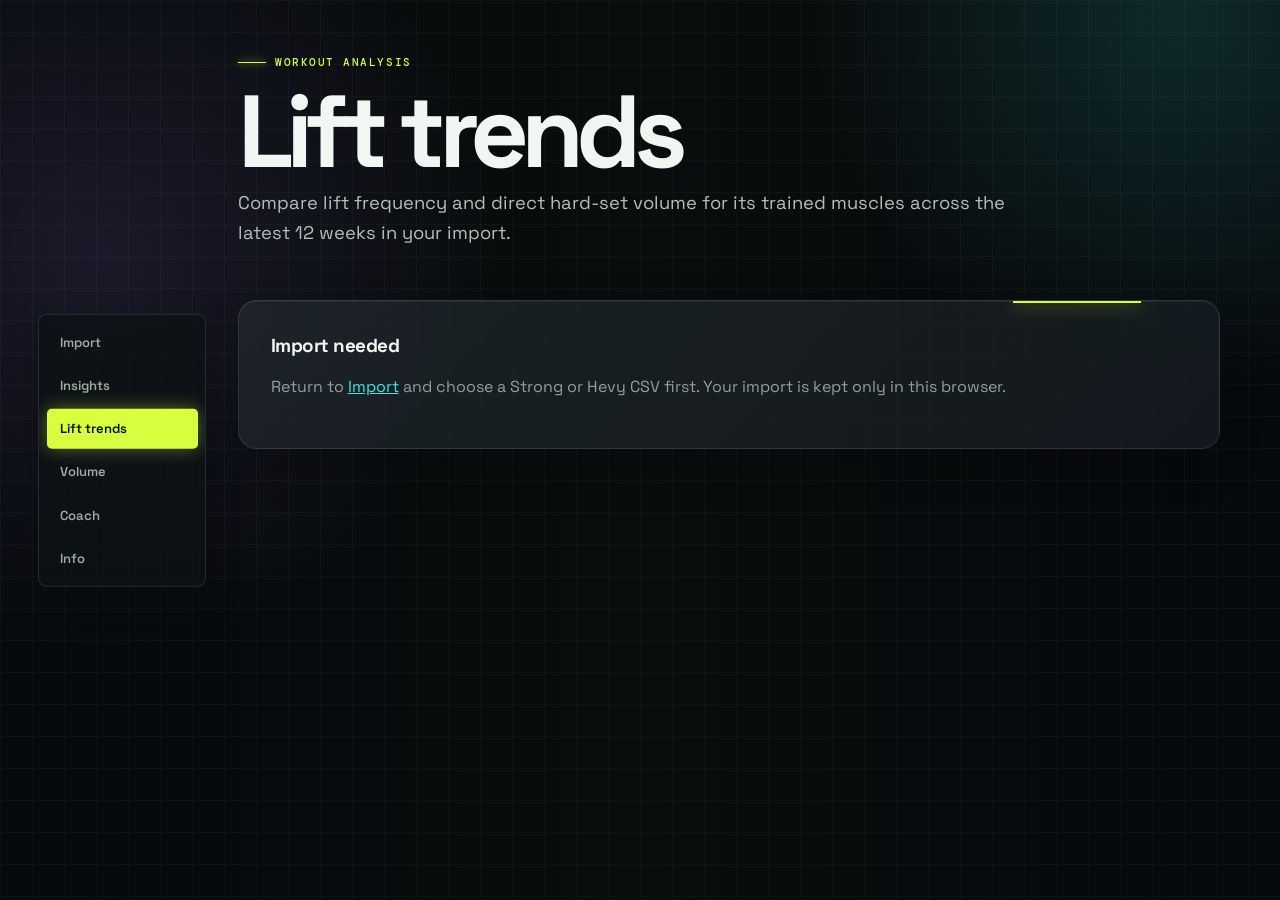
<file: trends.html>
<!doctype html>
<html lang="en">
  <head>
    <meta charset="UTF-8" />
    <meta name="viewport" content="width=device-width, initial-scale=1.0" />
    <title>Lift Trends · Gym Progress</title>
    <link rel="stylesheet" href="style.css" />
  </head>
  <body>
    <main class="app">
      <header>
        <nav class="site-nav" aria-label="Main navigation">
          <a href="index.html">Import</a>
          <a href="insights.html">Insights</a>
          <a href="trends.html" aria-current="page">Lift trends</a>
          <a href="volume.html">Volume</a>
          <a href="coach.html">Coach</a>
          <a href="info.html">Info</a>
        </nav>
        <p class="eyebrow">Workout analysis</p>
        <h1>Lift trends</h1>
        <p class="intro">Compare lift frequency and direct hard-set volume for its trained muscles across the latest 12 weeks in your import.</p>
      </header>

      <section id="no-import" class="upload-panel" hidden>
        <h2>Import needed</h2>
        <p class="status">Return to <a href="index.html">Import</a> and choose a Strong or Hevy CSV first. Your import is kept only in this browser.</p>
      </section>

      <section id="trends-content" hidden>
        <label class="select-label" for="lift-select">Choose a lift</label>
        <select id="lift-select"></select>
        <div class="date-range" aria-label="Trend period">
          <label for="start-date">From <input id="start-date" type="date" /></label>
          <label for="end-date">To <input id="end-date" type="date" /></label>
        </div>
        <div class="period-presets" aria-label="Quick period selection">
          <button type="button" data-period="4-weeks">Last 4 weeks</button>
          <button type="button" data-period="12-weeks">Last 12 weeks</button>
          <button type="button" data-period="6-months">Last 6 months</button>
          <button type="button" data-period="1-year">Last year</button>
          <button type="button" data-period="all-time">All time</button>
        </div>
        <p id="lift-context" class="status"></p>

        <div class="summary-grid">
          <article class="metric-card"><span>Best estimated 1RM</span><strong id="latest-one-rm">—</strong></article>
          <article class="metric-card"><span>Lift workouts</span><strong id="lift-workout-count">0</strong></article>
          <article class="metric-card"><span>Weeks trained</span><strong id="lift-week-count">0</strong></article>
          <article class="metric-card"><span>Focus muscles</span><strong id="focus-muscle-count">0</strong></article>
        </div>

        <section class="one-rm-panel" aria-labelledby="chart-title">
          <h2 id="chart-title">Estimated 1RM trend</h2>
          <p>The highest Epley estimate from each week. Weeks without this lift are intentionally left blank.</p>
          <div id="trend-chart"></div>
        </section>

        <section aria-labelledby="weekly-title">
          <h2 id="weekly-title">Selected-period summary</h2>
          <p class="table-note">Muscle volume means average direct hard sets per week from all exercises, not just the selected lift. This lets you compare your lift trend with the direct work received by the muscles it uses.</p>
          <div class="table-wrap">
            <table>
              <thead id="trend-table-head"></thead>
              <tbody id="trend-table-body"></tbody>
            </table>
          </div>
        </section>

        <section class="summary-section" aria-labelledby="pr-title">
          <h2 id="pr-title">Notable estimated-1RM PRs</h2>
          <p class="table-note">The 10 largest percentage estimated-1RM improvements in the selected period compared with an earlier record for the same exercise. Select an exercise name to view its chart.</p>
          <div class="table-wrap">
            <table>
              <thead><tr><th>Exercise</th><th>Date</th><th>New estimate</th><th>Previous best</th><th>Improvement</th><th>Percentage increase</th></tr></thead>
              <tbody id="trend-pr-table-body"></tbody>
            </table>
          </div>
        </section>
      </section>
    </main>

    <script src="data.js"></script>
    <script src="period-presets.js"></script>
    <script src="exercise-muscles.js"></script>
    <script src="trends.js"></script>
  </body>
</html>
</file>
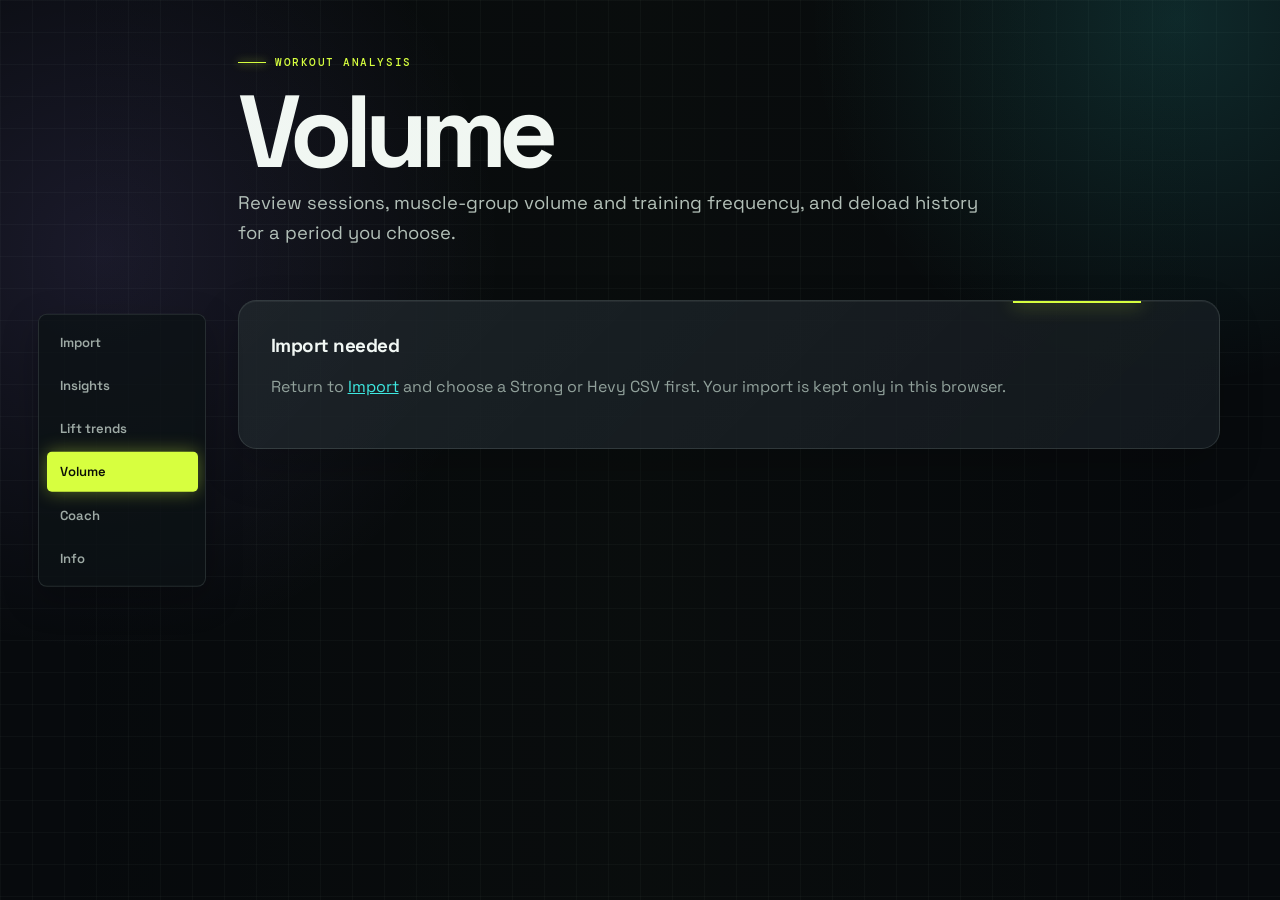
<file: volume.html>
<!doctype html>
<html lang="en">
  <head>
    <meta charset="UTF-8" />
    <meta name="viewport" content="width=device-width, initial-scale=1.0" />
    <title>Volume · Gym Progress</title>
    <link rel="stylesheet" href="style.css" />
  </head>
  <body>
    <main class="app">
      <header>
        <nav class="site-nav" aria-label="Main navigation">
          <a href="index.html">Import</a>
          <a href="insights.html">Insights</a>
          <a href="trends.html">Lift trends</a>
          <a href="volume.html" aria-current="page">Volume</a>
          <a href="coach.html">Coach</a>
          <a href="info.html">Info</a>
        </nav>
        <p class="eyebrow">Workout analysis</p>
        <h1>Volume</h1>
        <p class="intro">Review sessions, muscle-group volume and training frequency, and deload history for a period you choose.</p>
      </header>

      <section id="no-import" class="upload-panel" hidden>
        <h2>Import needed</h2>
        <p class="status">Return to <a href="index.html">Import</a> and choose a Strong or Hevy CSV first. Your import is kept only in this browser.</p>
      </section>

      <section id="summary-content" hidden>
        <div class="date-range" aria-label="Volume period">
          <label for="summary-start-date">From <input id="summary-start-date" type="date" /></label>
          <label for="summary-end-date">To <input id="summary-end-date" type="date" /></label>
        </div>
        <div class="period-presets" aria-label="Quick period selection">
          <button type="button" data-period="4-weeks">Last 4 weeks</button>
          <button type="button" data-period="12-weeks">Last 12 weeks</button>
          <button type="button" data-period="6-months">Last 6 months</button>
          <button type="button" data-period="1-year">Last year</button>
          <button type="button" data-period="all-time">All time</button>
        </div>
        <p id="summary-status" class="status"></p>

        <div class="summary-grid">
          <article class="metric-card"><span>Training sessions</span><strong id="session-count">0</strong></article>
          <article class="metric-card"><span>Weeks in period</span><strong id="period-week-count">0</strong></article>
          <article class="metric-card"><span>Weeks since full deload</span><strong id="deload-weeks">—</strong></article>
        </div>

        <section class="summary-section" aria-labelledby="volume-title">
          <h2 id="volume-title">Muscle-group volume and frequency</h2>
          <p>Direct volume counts a primary-muscle set as 1. Total volume counts direct sets plus half of each indirect set. Frequency counts a muscle once for each workout session in which it received a logged direct or indirect set.</p>
          <div class="chart-controls">
            <label for="volume-muscle-select">Muscles to compare <select id="volume-muscle-select" multiple size="5"></select></label>
            <label for="volume-stat-select">Show <select id="volume-stat-select">
              <option value="direct">Direct sets</option>
              <option value="total">Total sets</option>
              <option value="frequency">Training frequency</option>
            </select></label>
          </div>
          <p id="volume-chart-value" class="chart-value" aria-live="polite"></p>
          <h3 id="weekly-chart-title" class="weekly-chart-title">Weekly trend</h3>
          <div id="volume-line-chart" class="metric-chart"></div>
          <div id="volume-line-legend" class="line-legend" aria-label="Selected muscle line colours"></div>
          <p id="volume-line-tooltip" class="chart-tooltip" aria-live="polite">Hover or focus a data point to see its value.</p>

          <div class="body-map-section">
            <h3>Average total sets per week</h3>
            <p id="body-map-status" class="table-note" aria-live="polite">Hover or focus a muscle region to see its average total sets per week.</p>
            <div class="body-map-legend" aria-hidden="true"><span>Fewer sets</span><i></i><span>More sets</span></div>
            <svg id="body-map" class="body-map" viewBox="0 0 600 500" role="img" aria-label="Interactive front and back body map coloured by average total sets per week">
              <text x="150" y="28" class="body-map-label">Front</text>
              <text x="450" y="28" class="body-map-label">Back</text>
              <g class="body-silhouette"><circle cx="150" cy="52" r="22"/><path d="M118 83 L182 83 L199 170 L176 225 L124 225 L101 170 Z"/><path d="M126 218 L150 218 L144 355 L112 355 Z"/><path d="M150 218 L174 218 L188 355 L156 355 Z"/><path d="M112 350 L144 350 L139 470 L110 470 Z"/><path d="M156 350 L188 350 L190 470 L161 470 Z"/><path d="M107 92 L82 150 L96 216 L116 210 L123 153 Z"/><path d="M193 92 L218 150 L204 216 L184 210 L177 153 Z"/></g>
              <g class="body-silhouette"><circle cx="450" cy="52" r="22"/><path d="M418 83 L482 83 L499 170 L476 225 L424 225 L401 170 Z"/><path d="M426 218 L450 218 L444 355 L412 355 Z"/><path d="M450 218 L474 218 L488 355 L456 355 Z"/><path d="M412 350 L444 350 L439 470 L410 470 Z"/><path d="M456 350 L488 350 L490 470 L461 470 Z"/><path d="M407 92 L382 150 L396 216 L416 210 L423 153 Z"/><path d="M493 92 L518 150 L504 216 L484 210 L477 153 Z"/></g>

              <g class="body-regions">
                <ellipse data-muscle="front delts" cx="119" cy="100" rx="17" ry="18"/><ellipse data-muscle="front delts" cx="181" cy="100" rx="17" ry="18"/>
                <ellipse data-muscle="side delts" cx="104" cy="112" rx="9" ry="17"/><ellipse data-muscle="side delts" cx="196" cy="112" rx="9" ry="17"/>
                <ellipse data-muscle="chest" cx="134" cy="130" rx="18" ry="20"/><ellipse data-muscle="chest" cx="166" cy="130" rx="18" ry="20"/>
                <ellipse data-muscle="biceps" cx="103" cy="151" rx="10" ry="24"/><ellipse data-muscle="biceps" cx="197" cy="151" rx="10" ry="24"/>
                <ellipse data-muscle="forearms" cx="98" cy="195" rx="8" ry="20"/><ellipse data-muscle="forearms" cx="202" cy="195" rx="8" ry="20"/>
                <rect data-muscle="abs" x="134" y="158" width="32" height="52" rx="12"/>
                <ellipse data-muscle="hip flexors" cx="132" cy="231" rx="16" ry="13"/><ellipse data-muscle="hip flexors" cx="168" cy="231" rx="16" ry="13"/>
                <ellipse data-muscle="quads" cx="127" cy="288" rx="15" ry="48"/><ellipse data-muscle="quads" cx="173" cy="288" rx="15" ry="48"/>
                <ellipse data-muscle="adductors" cx="142" cy="292" rx="8" ry="45"/><ellipse data-muscle="adductors" cx="158" cy="292" rx="8" ry="45"/>
                <ellipse data-muscle="calves" cx="124" cy="408" rx="13" ry="42"/><ellipse data-muscle="calves" cx="176" cy="408" rx="13" ry="42"/>

                <ellipse data-muscle="rear delts" cx="419" cy="102" rx="17" ry="18"/><ellipse data-muscle="rear delts" cx="481" cy="102" rx="17" ry="18"/>
                <path data-muscle="back" d="M425 117 L475 117 L486 175 L464 190 L436 190 L414 175 Z"/>
                <rect data-muscle="lower back" x="432" y="184" width="36" height="33" rx="10"/>
                <ellipse data-muscle="triceps" cx="403" cy="151" rx="10" ry="24"/><ellipse data-muscle="triceps" cx="497" cy="151" rx="10" ry="24"/>
                <ellipse data-muscle="forearms" cx="398" cy="195" rx="8" ry="20"/><ellipse data-muscle="forearms" cx="502" cy="195" rx="8" ry="20"/>
                <ellipse data-muscle="glutes" cx="434" cy="239" rx="20" ry="17"/><ellipse data-muscle="glutes" cx="466" cy="239" rx="20" ry="17"/>
                <ellipse data-muscle="hamstrings" cx="427" cy="298" rx="15" ry="49"/><ellipse data-muscle="hamstrings" cx="473" cy="298" rx="15" ry="49"/>
                <ellipse data-muscle="calves" cx="424" cy="408" rx="13" ry="42"/><ellipse data-muscle="calves" cx="476" cy="408" rx="13" ry="42"/>
              </g>
            </svg>
          </div>
        </section>

        <section class="summary-section deload-section" aria-labelledby="deload-title">
          <h2 id="deload-title">Deload check</h2>
          <p id="deload-description" class="table-note"></p>
        </section>
      </section>
    </main>

    <script src="data.js"></script>
    <script src="period-presets.js"></script>
    <script src="exercise-muscles.js"></script>
    <script src="volume.js"></script>
  </body>
</html>
</file>
<file: style.css>
@import url("https://fonts.googleapis.com/css2?family=DM+Mono:wght@400;500&family=Space+Grotesk:wght@400;500;600;700&display=swap");

:root { color-scheme: dark; font-family: "Space Grotesk", "Segoe UI", sans-serif; color: #f1f7f4; background: #070a0d; --panel: rgba(17,24,29,.82); --line: rgba(209,232,219,.13); --muted: #91a19b; --acid: #d7ff3f; --cyan: #3ee9e1; --violet: #a68cff; --warning: #ffc857; }
* { box-sizing: border-box; }
body { min-width: 320px; min-height: 100vh; margin: 0; background: radial-gradient(circle at 92% 2%,rgba(62,233,225,.14),transparent 23rem),radial-gradient(circle at 8% 28%,rgba(166,140,255,.12),transparent 25rem),linear-gradient(rgba(220,255,232,.026) 1px,transparent 1px),linear-gradient(90deg,rgba(220,255,232,.026) 1px,transparent 1px),#070a0d; background-size: auto,auto,32px 32px,32px 32px,auto; }
body::before { position: fixed; inset: 0; content: ""; pointer-events: none; background: linear-gradient(90deg,transparent,rgba(215,255,63,.015),transparent); }
.app { max-width: 1100px; margin: 0 auto; padding: clamp(1.25rem,4vw,4.5rem) 1.25rem 4rem; }
header { padding: .25rem 0 2.75rem; }
.site-nav { display: flex; align-items: center; width: fit-content; max-width: 100%; gap: .2rem; margin-bottom: clamp(3rem,8vw,6.5rem); padding: .35rem; overflow-x: auto; background: rgba(12,18,21,.78); border: 1px solid var(--line); border-radius: .55rem; box-shadow: 0 12px 35px rgba(0,0,0,.25); }
.site-nav a { flex: 0 0 auto; padding: .55rem .82rem; color: #9eaaa5; border-radius: .3rem; font-size: .82rem; font-weight: 600; text-decoration: none; transition: .16s ease; }
.site-nav a:hover { color: var(--acid); }
.site-nav a[aria-current="page"] { color: #0b1006; background: var(--acid); box-shadow: 0 0 18px rgba(215,255,63,.38); }
h1,h2,h3,p { margin-top: 0; }
h1 { max-width: 12ch; margin-bottom: .75rem; font-size: clamp(3rem,8vw,6.7rem); line-height: .86; letter-spacing: -.075em; }
h2 { font-size: 1.18rem; letter-spacing: -.025em; } h3 { font-size: .94rem; letter-spacing: -.015em; }
.eyebrow { display: flex; align-items: center; gap: .6rem; margin-bottom: 1.15rem; color: var(--acid); font-family: "DM Mono",monospace; font-size: .68rem; font-weight: 500; letter-spacing: .14em; text-transform: uppercase; }
.eyebrow::before { width: 1.75rem; height: 1px; content: ""; background: currentColor; box-shadow: 0 0 9px currentColor; }
.intro { max-width: 48rem; margin-bottom: 0; color: #b3c0ba; font-size: clamp(1rem,2vw,1.15rem); line-height: 1.65; }
.status,.table-note,.unmapped-panel p,.summary-section>p,.one-rm-panel>p,.hard-set-panel>p { color: var(--muted); line-height: 1.6; } a { color: var(--cyan); }
.upload-panel,.unmapped-panel,.coach-overall,.coach-limits,.coach-insight,.metric-card,.muscle-set-card,.table-wrap,.deload-section { background: linear-gradient(135deg,rgba(255,255,255,.055),rgba(255,255,255,.015)),var(--panel); border: 1px solid var(--line); box-shadow: inset 0 1px 0 rgba(255,255,255,.055),0 18px 45px rgba(0,0,0,.18); }
.upload-panel { position: relative; margin-top: .5rem; padding: clamp(1.25rem,3vw,2rem); overflow: hidden; border-radius: 1.15rem; }
.upload-panel::after { position: absolute; top: 0; right: 8%; width: 8rem; height: 2px; content: ""; background: var(--acid); box-shadow: 0 0 18px var(--acid); }
.file-picker { display: inline-flex; align-items: center; gap: .45rem; margin: .3rem 0 .1rem; padding: .82rem 1.05rem; color: #0b1006; background: var(--acid); border-radius: .45rem; box-shadow: 0 0 26px rgba(215,255,63,.24); cursor: pointer; font-weight: 700; transition: transform .16s ease,box-shadow .16s ease; }
.file-picker::before { content: "↗"; font-size: 1.1rem; } .file-picker:hover { transform: translateY(-2px); box-shadow: 0 0 34px rgba(215,255,63,.4); } .file-picker input { display: none; }
.results { margin-top: 2.75rem; } .summary-grid { display: grid; grid-template-columns: repeat(auto-fit,minmax(150px,1fr)); gap: .75rem; margin: 1rem 0 2rem; }
.metric-card { position: relative; min-height: 8rem; padding: 1.05rem; overflow: hidden; border-radius: .85rem; } .metric-card::before { position: absolute; top: 0; left: 0; width: 100%; height: 2px; content: ""; background: linear-gradient(90deg,var(--acid),transparent 70%); }
.metric-card span,.muscle-set-card span { display: block; color: var(--muted); font-family: "DM Mono",monospace; font-size: .71rem; letter-spacing: .03em; text-transform: uppercase; }
.metric-card strong { display: block; margin-top: .7rem; color: var(--acid); font-size: clamp(1.9rem,5vw,2.65rem); letter-spacing: -.07em; line-height: .9; text-shadow: 0 0 25px rgba(215,255,63,.18); }
.unmapped-panel,.coach-overall,.coach-limits,.coach-insight { padding: 1.3rem; border-radius: .85rem; } .unmapped-panel { margin: 0 0 1.5rem; border-left: 3px solid var(--warning); } .hard-set-panel,.one-rm-panel,.summary-section { margin: 2.25rem 0; }
.muscle-set-summary { display: grid; grid-template-columns: repeat(auto-fit,minmax(145px,1fr)); gap: .75rem; } .muscle-set-card { padding: .9rem; border-radius: .75rem; } .muscle-set-card strong { display: block; margin-top: .45rem; color: #f3f8f5; font-size: 1.25rem; }
.select-label,.date-range label,.chart-controls label { display: grid; gap: .4rem; color: #c8d5cf; font-family: "DM Mono",monospace; font-size: .72rem; font-weight: 500; letter-spacing: .04em; text-transform: uppercase; }
select,.date-range input { width: min(100%,420px); padding: .72rem .78rem; color: #eef8f1; background: rgba(4,8,10,.66); border: 1px solid rgba(209,232,219,.19); border-radius: .45rem; font: inherit; outline: none; } select:focus,.date-range input:focus { border-color: var(--cyan); box-shadow: 0 0 0 3px rgba(62,233,225,.13); }
.date-range { display: flex; flex-wrap: wrap; gap: .75rem; margin-top: 1.25rem; } .period-presets { display: flex; flex-wrap: wrap; gap: .45rem; margin-top: .75rem; }
.period-presets button { padding: .52rem .75rem; color: #b6c4be; background: rgba(17,24,29,.74); border: 1px solid var(--line); border-radius: 999px; cursor: pointer; font: inherit; font-size: .8rem; transition: .16s ease; } .period-presets button:hover,.period-presets button[aria-pressed="true"] { color: var(--acid); border-color: rgba(215,255,63,.55); background: rgba(215,255,63,.09); }
.table-wrap { overflow-x: auto; border-radius: .85rem; } table { width: 100%; border-collapse: collapse; text-align: left; font-size: .9rem; } th,td { padding: .9rem 1rem; border-bottom: 1px solid var(--line); vertical-align: top; } th { color: var(--acid); background: rgba(215,255,63,.045); font-family: "DM Mono",monospace; font-size: .66rem; font-weight: 500; letter-spacing: .08em; text-transform: uppercase; } td { color: #d5dfda; } tbody tr { transition: background .14s ease; } tbody tr:hover { background: rgba(62,233,225,.045); } tbody tr:last-child td { border-bottom: 0; }
.chart-controls { display: flex; flex-wrap: wrap; gap: .9rem; margin: 1rem 0 .5rem; } .chart-controls select { min-width: 12rem; } .chart-value,.chart-tooltip { min-height: 1.5rem; margin: .75rem 0; color: #c7d3ce; font-weight: 600; } .metric-chart { overflow-x: auto; padding: .75rem 0; } .metric-chart svg { display: block; min-width: 540px; width: 100%; }
.metric-chart-label,.chart-label { fill: #aebbb5; font-size: 13px; } .metric-chart-value { fill: #7f9089; font-size: 12px; text-anchor: end; } .metric-chart-axis,.chart-axis { stroke: rgba(209,232,219,.2); stroke-width: 1; } .metric-chart-line,.chart-line { fill: none; stroke: var(--cyan); stroke-linecap: round; stroke-linejoin: round; stroke-width: 3; filter: drop-shadow(0 0 5px rgba(62,233,225,.5)); } .metric-chart-point,.chart-point { fill: var(--acid); stroke: #101719; stroke-width: 2; }
.weekly-chart-title { margin: 1.5rem 0 .5rem; } .line-legend { display: flex; flex-wrap: wrap; gap: .75rem; margin-top: .75rem; } .line-legend span { display: inline-flex; align-items: center; gap: .35rem; color: var(--muted); font-size: .85rem; } .line-legend i { display: inline-block; width: .75rem; height: .75rem; border-radius: 50%; box-shadow: 0 0 9px currentColor; }
.coach-period,.coach-numbers { color: var(--acid); font-family: "DM Mono",monospace; font-size: .82rem; font-weight: 500; } .coach-period { margin: 0 0 1.5rem; } .coach-section { margin-top: 2rem; } .coach-insights { display: grid; gap: .85rem; } .coach-insight-priority { border-left: 3px solid var(--cyan); } .coach-insight h3 { margin-bottom: .5rem; } .coach-next { margin-bottom: .75rem; font-weight: 700; } .coach-confidence { display: inline-block; margin-bottom: .75rem; color: var(--muted); font-size: .82rem; font-weight: 600; } .coach-insight details,.coach-limits ul { color: var(--muted); line-height: 1.6; } .coach-insight summary { color: #dbe8e1; cursor: pointer; font-weight: 600; } .coach-limits { margin-top: 2rem; border-left: 3px solid var(--warning); } .coach-empty { color: var(--muted); }
.body-map-section { margin-top: 1.75rem; } .body-map-legend { display: flex; align-items: center; gap: .5rem; margin: .75rem 0; color: var(--muted); font-size: .8rem; } .body-map-legend i { display: block; width: 9rem; height: .65rem; background: linear-gradient(90deg,#1c3635,var(--cyan),var(--acid)); border-radius: 99px; } .body-map { display: block; width: min(100%,600px); margin: 0 auto; filter: drop-shadow(0 8px 22px rgba(0,0,0,.35)); } .body-silhouette { fill: #182126; } .body-map-label { fill: #9aaba3; font-family: "DM Mono",monospace; font-size: 12px; font-weight: 500; text-anchor: middle; } .body-regions [data-muscle] { fill: #294744; stroke: #0e1518; stroke-width: 1.5; cursor: pointer; transition: .15s ease; } .body-regions [data-muscle]:hover,.body-regions [data-muscle]:focus,.body-regions [data-muscle].is-highlighted { stroke: var(--acid); stroke-width: 2.5; filter: drop-shadow(0 0 7px rgba(215,255,63,.8)); }
.deload-section { padding: 1.2rem 1.35rem; border-left: 3px solid var(--violet); border-radius: 0 .85rem .85rem 0; } .one-rm-panel code { padding: .1rem .25rem; color: var(--cyan); background: rgba(62,233,225,.09); border-radius: .25rem; } .one-rm-chart { width: 100%; height: auto; margin-top: .75rem; } #unmapped-list { padding-left: 1.25rem; line-height: 1.6; }
@media (max-width:520px) { .app { padding-inline: 1rem; } header { padding-bottom: 2rem; } .site-nav { width: 100%; margin-bottom: 3.5rem; } .site-nav a { padding-inline: .7rem; font-size: .75rem; } h1 { font-size: clamp(3rem,16vw,4.4rem); } th,td { padding: .75rem; } }

/* Desktop navigation rail */
@media (min-width: 760px) {
  .app {
    max-width: 1080px;
    margin-left: clamp(12.5rem, 17vw, 17rem);
    margin-right: 2.5rem;
  }

  .site-nav {
    position: fixed;
    z-index: 10;
    top: 50%;
    left: clamp(1rem, 3vw, 3rem);
    width: 10.5rem;
    flex-direction: column;
    align-items: stretch;
    margin: 0;
    padding: .45rem;
    transform: translateY(-50%);
  }

  .site-nav a { padding: .72rem .85rem; }
}

/* Insights dashboard */
.insights-page { max-width: 1320px; }
.insights-page header { padding-bottom: 1.5rem; }
.insights-page .site-nav { margin-bottom: clamp(2.25rem,5vw,4rem); }
.insights-page h1 { font-size: clamp(3.2rem,7vw,5.7rem); }
.insights-heading-row { display: flex; align-items: flex-end; justify-content: space-between; gap: 1.5rem; }
.insights-data-through { flex: 0 0 auto; margin: 0; padding: .7rem .9rem; color: #c9d6d0; background: rgba(17,24,29,.72); border: 1px solid var(--line); border-radius: .65rem; font-family: "DM Mono",monospace; font-size: .72rem; }
.insights-period-bar { margin-bottom: 1.25rem; padding: 1rem 1.1rem; background: rgba(10,15,18,.72); border: 1px solid var(--line); border-radius: .85rem; }
.insights-period-bar .date-range { margin-top: 0; }
.insights-period-bar .status { margin: .75rem 0 0; font-size: .84rem; }
.insight-kpi-grid { display: grid; grid-template-columns: repeat(5,minmax(0,1fr)); gap: .75rem; margin-bottom: .75rem; }
.insight-kpi { --kpi-color: var(--acid); position: relative; min-height: 9.4rem; padding: 1rem; overflow: hidden; background: linear-gradient(145deg,rgba(255,255,255,.055),rgba(255,255,255,.014)),var(--panel); border: 1px solid var(--line); border-radius: .85rem; box-shadow: inset 0 1px 0 rgba(255,255,255,.05),0 18px 40px rgba(0,0,0,.18); }
.insight-kpi::after { position: absolute; inset: auto 0 0; height: 2px; content: ""; background: linear-gradient(90deg,transparent,var(--kpi-color),transparent); opacity: .7; }
.insight-kpi-cyan { --kpi-color: var(--cyan); } .insight-kpi-violet { --kpi-color: var(--violet); } .insight-kpi-acid { --kpi-color: var(--acid); } .insight-kpi-warning { --kpi-color: var(--warning); } .insight-kpi-rose { --kpi-color: #ff8d85; }
.insight-kpi-label { display: flex; align-items: center; gap: .55rem; color: #c9d4cf; font-family: "DM Mono",monospace; font-size: .65rem; letter-spacing: .04em; text-transform: uppercase; }
.insight-icon { display: grid; width: 1.9rem; height: 1.9rem; place-items: center; color: var(--kpi-color); background: color-mix(in srgb,var(--kpi-color) 14%,transparent); border: 1px solid color-mix(in srgb,var(--kpi-color) 30%,transparent); border-radius: .55rem; font-size: 1rem; }
.insight-kpi>strong { display: block; margin-top: .65rem; color: #f6faf8; font-size: clamp(1.7rem,3.4vw,2.45rem); line-height: .95; letter-spacing: -.055em; }
.insight-kpi>p { position: relative; z-index: 1; max-width: 66%; margin: .55rem 0 0; color: var(--kpi-color); font-size: .75rem; line-height: 1.4; }
.insight-sparkline { position: absolute; right: .75rem; bottom: .65rem; width: 29%; height: 1.45rem; opacity: .68; }
.insight-sparkline svg,.efficiency-spark svg { width: 100%; height: 100%; overflow: visible; }
.insights-dashboard-grid { display: grid; grid-template-columns: repeat(12,minmax(0,1fr)); gap: .75rem; }
.insight-panel { grid-column: span 4; min-width: 0; padding: 1.15rem; background: linear-gradient(135deg,rgba(255,255,255,.048),rgba(255,255,255,.012)),var(--panel); border: 1px solid var(--line); border-radius: .9rem; box-shadow: inset 0 1px 0 rgba(255,255,255,.04),0 18px 40px rgba(0,0,0,.16); }
.insight-panel-wide { grid-column: span 8; } .insight-panel-full { grid-column: 1/-1; }
.insight-panel-heading { display: flex; align-items: flex-start; justify-content: space-between; gap: 1rem; margin-bottom: .9rem; }
.insight-panel-heading h2 { margin-bottom: 0; color: #edf4f0; }
.insight-panel-heading>a { flex: 0 0 auto; font-size: .78rem; text-decoration: none; }
.opportunity-select { display: grid; gap: .3rem; color: var(--muted); font-family: "DM Mono",monospace; font-size: .58rem; letter-spacing: .06em; text-transform: uppercase; }
.opportunity-select select { width: 9.5rem; padding: .48rem .55rem; font-size: .72rem; text-transform: none; }
.panel-kicker { margin-bottom: .25rem; color: var(--acid); font-family: "DM Mono",monospace; font-size: .61rem; letter-spacing: .1em; text-transform: uppercase; }
.insight-legend { display: flex; flex-wrap: wrap; gap: .75rem; color: var(--muted); font-size: .75rem; }
.insight-legend span { display: flex; align-items: center; gap: .35rem; }
.insight-legend i { width: .65rem; height: .65rem; border-radius: 50%; } .legend-sessions { background: var(--cyan); } .legend-sets { background: var(--violet); }
.insights-chart { min-height: 15rem; color: var(--muted); }
.insights-chart svg { display: block; width: 100%; height: auto; }
.insight-grid-line { stroke: rgba(209,232,219,.09); stroke-width: 1; }
.insight-axis-label { fill: #788a82; font-family: "DM Mono",monospace; font-size: 11px; }
.insight-axis-label-left { fill: var(--cyan); } .insight-axis-label-right { fill: var(--violet); }
.insight-axis-line { stroke: rgba(209,232,219,.22); stroke-width: 1; }
.insight-axis-title { font-family: "DM Mono",monospace; font-size: 10px; letter-spacing: .04em; text-transform: uppercase; }
.insight-axis-title-left { fill: var(--cyan); } .insight-axis-title-right { fill: var(--violet); }
.opportunity-gauge { --score: 0; position: relative; display: grid; width: 12rem; aspect-ratio: 2/1; margin: 1.75rem auto .8rem; overflow: hidden; place-items: end center; }
.opportunity-gauge::before { position: absolute; inset: 0; content: ""; background: conic-gradient(from 270deg at 50% 100%,var(--warning) 0 var(--gauge-progress,0%),rgba(255,255,255,.08) var(--gauge-progress,0%) 50%,transparent 50%); border-radius: 12rem 12rem 0 0; mask: radial-gradient(circle at 50% 100%,transparent 0 53%,#000 54%); }
.opportunity-gauge>div { position: relative; display: flex; align-items: baseline; gap: .25rem; padding-bottom: .15rem; }
.opportunity-gauge strong { font-size: 2.8rem; letter-spacing: -.08em; } .opportunity-gauge span { color: var(--muted); }
.gauge-label { margin: 0 0 1.2rem; color: var(--warning); text-align: center; font-weight: 700; }
.score-components { display: grid; grid-template-columns: repeat(3,1fr); gap: .5rem; }
.score-component span,.score-component strong { display: block; font-size: .69rem; } .score-component span { color: var(--muted); } .score-component strong { margin: .25rem 0; color: #e8f0ec; }
.score-component>div { height: .3rem; overflow: hidden; background: rgba(255,255,255,.08); border-radius: 999px; } .score-component i { display: block; height: 100%; background: var(--warning); border-radius: inherit; }
.insight-caveat { margin: 1rem 0 0; color: var(--muted); font-size: .75rem; line-height: 1.5; }
.metric-bars { display: grid; gap: .72rem; }
.metric-bar-row { display: grid; grid-template-columns: minmax(5.7rem,1fr) 2fr 2.5rem; align-items: center; gap: .55rem; }
.metric-bar-row>span { color: #dce7e1; font-size: .82rem; } .metric-bar-row>div { height: .48rem; overflow: hidden; background: rgba(255,255,255,.055); border-radius: 99px; } .metric-bar-row i { display: block; height: 100%; background: linear-gradient(90deg,var(--cyan),var(--violet)); border-radius: inherit; box-shadow: 0 0 8px rgba(62,233,225,.3); }
.metric-bar-row strong { color: #edf5f1; font-family: "DM Mono",monospace; font-size: .75rem; text-align: right; } .metric-bar-row small { grid-column: 1/-1; margin-top: -.4rem; color: #6f8179; font-size: .66rem; text-align: right; }
.efficiency-list { display: grid; }
.efficiency-row { display: grid; grid-template-columns: minmax(0,1.5fr) 4rem 7rem; align-items: center; gap: .8rem; padding: .75rem .2rem; color: inherit; border-bottom: 1px solid var(--line); text-decoration: none; }
.efficiency-row:last-child { border-bottom: 0; } .efficiency-row:hover strong { color: var(--acid); }
.efficiency-row span strong,.efficiency-row span small { display: block; } .efficiency-row span strong { color: #e9f1ed; font-size: .9rem; } .efficiency-row span small { margin-top: .2rem; color: var(--muted); font-size: .7rem; }
.efficiency-row>b { color: #dbe6e0; font-family: "DM Mono",monospace; font-size: .8rem; } .efficiency-spark { width: 7rem; height: 2rem; }
.plateau-list { display: grid; gap: .65rem; }
.plateau-item { display: flex; gap: .65rem; padding: .8rem; color: inherit; background: rgba(255,200,87,.055); border: 1px solid rgba(255,200,87,.15); border-radius: .65rem; text-decoration: none; }
.plateau-item>span { color: var(--warning); } .plateau-item strong { color: var(--warning); font-size: .84rem; } .plateau-item p { margin: .35rem 0 0; color: var(--muted); font-size: .74rem; line-height: 1.45; }
.insight-good { color: #9ee695; font-weight: 700; }
.weekly-summary { display: grid; gap: .2rem; } .summary-week-date { color: var(--acid); font-family: "DM Mono",monospace; font-size: .72rem; }
.weekly-summary-row { display: grid; grid-template-columns: 1fr auto 3rem; gap: .65rem; padding: .7rem 0; border-bottom: 1px solid var(--line); }
.weekly-summary-row span { color: #cbd7d1; } .weekly-summary-row em { font-size: .78rem; font-style: normal; text-align: right; } .positive { color: #8dde78; } .negative { color: #ff8d85; }
.coverage-grid { display: grid; grid-template-columns: repeat(5,minmax(0,1fr)); gap: .7rem; }
.coverage-grid article { padding: .85rem; background: rgba(255,255,255,.025); border: 1px solid var(--line); border-radius: .65rem; }
.coverage-grid span { display: block; color: var(--muted); font-family: "DM Mono",monospace; font-size: .63rem; text-transform: uppercase; } .coverage-grid strong { display: block; margin: .45rem 0; color: var(--acid); }
.coverage-grid p,.insight-empty { margin-bottom: 0; color: var(--muted); font-size: .74rem; line-height: 1.5; }
@media (max-width:1000px) { .insight-kpi-grid { grid-template-columns: repeat(2,minmax(0,1fr)); } .insight-kpi:last-child { grid-column: span 2; } .insight-panel,.insight-panel-wide { grid-column: span 6; } .coverage-grid { grid-template-columns: repeat(2,minmax(0,1fr)); } }
@media (max-width:700px) { .insights-heading-row { align-items: flex-start; flex-direction: column; } .insight-kpi-grid { grid-template-columns: 1fr; } .insight-kpi:last-child { grid-column: auto; } .insight-panel,.insight-panel-wide { grid-column: 1/-1; } .score-components { grid-template-columns: 1fr; } .efficiency-row { grid-template-columns: minmax(0,1fr) 3.7rem; } .efficiency-spark { display: none; } .coverage-grid { grid-template-columns: 1fr; } }

/* Measure information */
.info-page { max-width: 1180px; }
.info-page header { padding-bottom: 1.75rem; }
.info-notice { margin-bottom: 1rem; padding: 1.1rem 1.2rem; background: linear-gradient(90deg,rgba(62,233,225,.1),rgba(215,255,63,.04)); border: 1px solid rgba(62,233,225,.25); border-left: 3px solid var(--cyan); border-radius: .8rem; }
.info-notice strong { color: var(--cyan); } .info-notice p { margin: .4rem 0 0; color: #bccac3; line-height: 1.55; }
.info-toc { position: sticky; top: .75rem; z-index: 5; display: flex; gap: .35rem; margin: 1rem 0 3rem; padding: .45rem; overflow-x: auto; background: rgba(7,10,13,.9); border: 1px solid var(--line); border-radius: 999px; backdrop-filter: blur(12px); }
.info-toc a { flex: 0 0 auto; padding: .52rem .72rem; color: #aebdb6; border-radius: 999px; font-size: .75rem; text-decoration: none; } .info-toc a:hover { color: #0b1006; background: var(--acid); }
.info-section { margin: 0 0 4rem; scroll-margin-top: 5rem; }
.info-section>h2 { margin-bottom: 1.2rem; font-size: clamp(1.65rem,3vw,2.35rem); }
.info-grid { display: grid; grid-template-columns: repeat(3,minmax(0,1fr)); gap: .75rem; }
.info-card,.info-measure,.info-limitations,.info-footer { background: linear-gradient(135deg,rgba(255,255,255,.05),rgba(255,255,255,.012)),var(--panel); border: 1px solid var(--line); border-radius: .85rem; box-shadow: inset 0 1px 0 rgba(255,255,255,.04),0 16px 36px rgba(0,0,0,.14); }
.info-card { padding: 1.15rem; } .info-card-wide { grid-column: span 2; }
.info-card h3 { margin-bottom: .65rem; color: #edf5f1; } .info-card p,.info-measure-content>p { color: #aebdb6; font-size: .86rem; line-height: 1.6; }
.info-card code { color: var(--cyan); }
.info-formula { margin: .8rem 0; padding: .75rem .85rem; overflow-x: auto; color: var(--acid); background: rgba(4,8,10,.62); border: 1px solid rgba(215,255,63,.14); border-radius: .55rem; font-family: "DM Mono",monospace; font-size: .77rem; line-height: 1.65; }
.info-limit,.info-warning,.info-example { margin-bottom: 0!important; padding-top: .65rem; border-top: 1px solid var(--line); font-size: .76rem!important; }
.info-warning { color: #ffc0b9!important; } .info-example { color: #9bded9!important; }
.info-measure { margin-bottom: .75rem; overflow: hidden; }
.info-measure summary { position: relative; display: flex; align-items: center; justify-content: space-between; gap: 1rem; padding: 1rem 1.15rem; cursor: pointer; list-style: none; } .info-measure summary::-webkit-details-marker { display: none; }
.info-measure summary::after { content: "+"; color: var(--acid); font-size: 1.2rem; } .info-measure[open] summary::after { content: "−"; }
.info-measure summary span { color: #edf5f1; font-weight: 700; } .info-measure summary small { margin-left: auto; color: var(--muted); font-family: "DM Mono",monospace; font-size: .65rem; }
.info-measure-content { padding: 0 1.15rem 1.2rem; border-top: 1px solid var(--line); }
.info-measure-content>p:first-child { margin-top: 1rem; }
.info-measure dl,.info-card dl { display: grid; grid-template-columns: max-content 1fr; gap: .45rem .8rem; margin: .9rem 0 0; font-size: .8rem; }
.info-measure dt,.info-card dt { color: var(--cyan); font-weight: 700; } .info-measure dd,.info-card dd { margin: 0; color: #aebdb6; }
.info-score-parts { display: grid; grid-template-columns: repeat(3,1fr); gap: .65rem; margin: 1rem 0; }
.info-score-parts article { padding: .85rem; background: rgba(255,255,255,.025); border: 1px solid var(--line); border-radius: .6rem; }
.info-score-parts strong,.info-score-parts span,.info-score-parts code { display: block; } .info-score-parts strong { color: var(--warning); } .info-score-parts span { margin: .25rem 0 .65rem; color: #d6e1dc; font-size: .78rem; } .info-score-parts code { color: var(--muted); font-family: "DM Mono",monospace; font-size: .68rem; line-height: 1.5; }
.info-limitations { display: grid; grid-template-columns: repeat(2,1fr); gap: 0 1.5rem; padding: 1.1rem 1.25rem; }
.info-limitations p { margin: 0; padding: .85rem 0; color: #aebdb6; border-bottom: 1px solid var(--line); line-height: 1.55; } .info-limitations strong { color: #edf5f1; }
.info-footer { padding: 1rem 1.15rem; color: var(--muted); font-size: .78rem; } .info-footer p { margin: 0; }
@media (max-width:850px) { .info-grid { grid-template-columns: repeat(2,minmax(0,1fr)); } .info-score-parts { grid-template-columns: 1fr; } }
@media (max-width:580px) { .info-grid,.info-limitations { grid-template-columns: 1fr; } .info-card-wide { grid-column: auto; } .info-measure summary { align-items: flex-start; flex-direction: column; } .info-measure summary small { margin-left: 0; } .info-measure summary::after { position: absolute; right: 2rem; } .info-measure dl,.info-card dl { grid-template-columns: 1fr; } }
</file>
